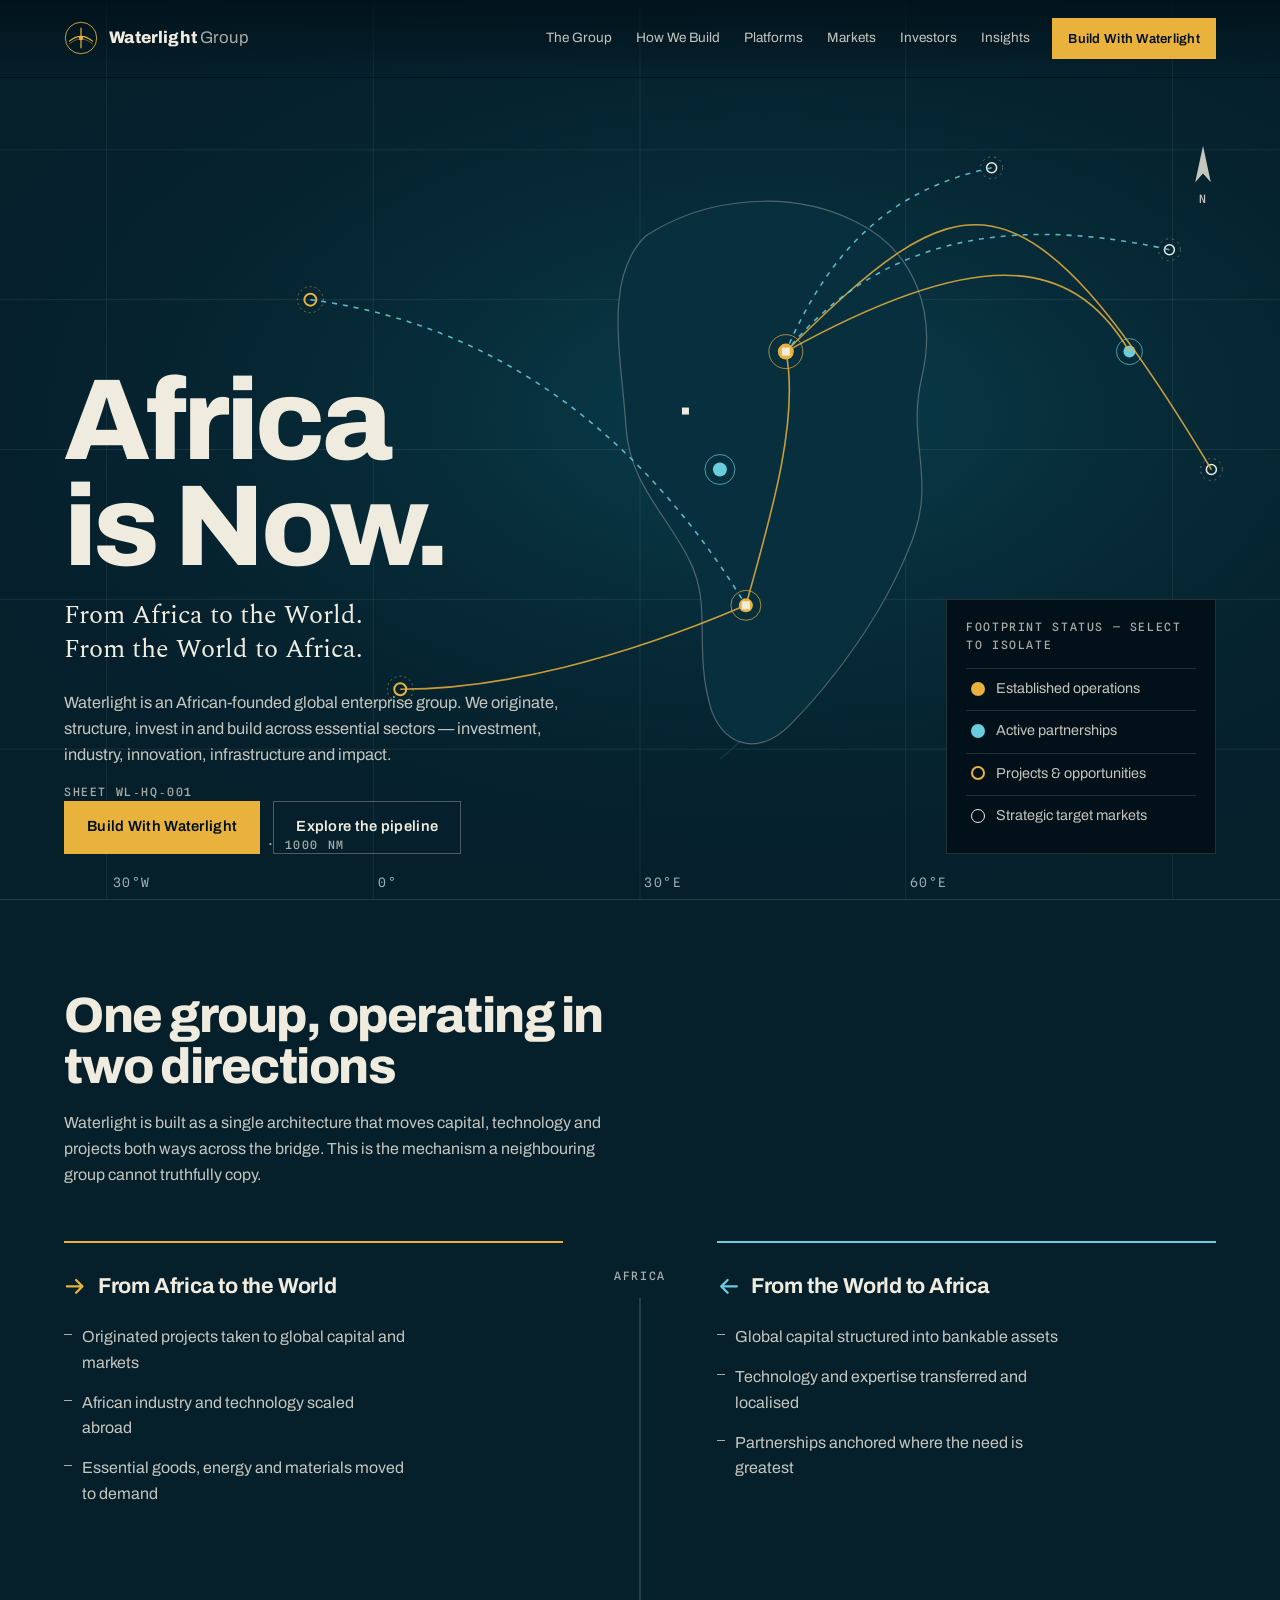
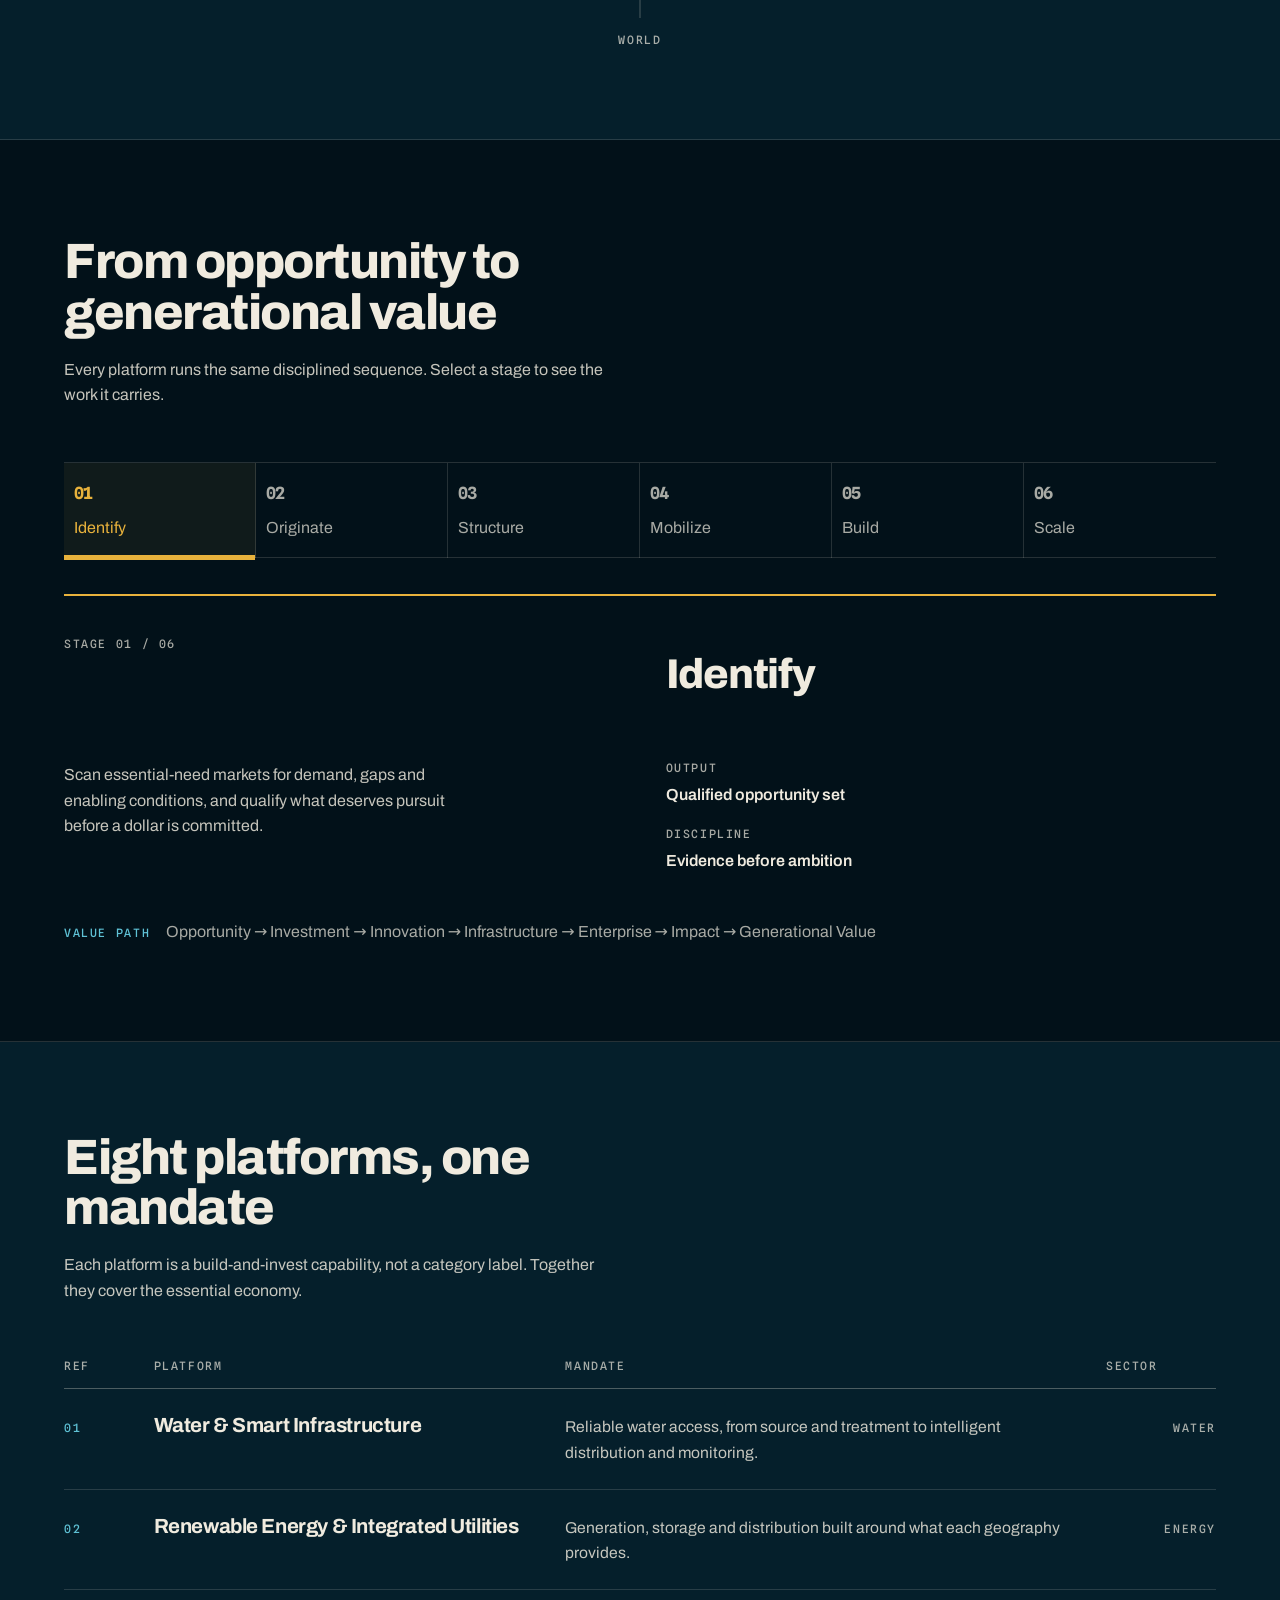
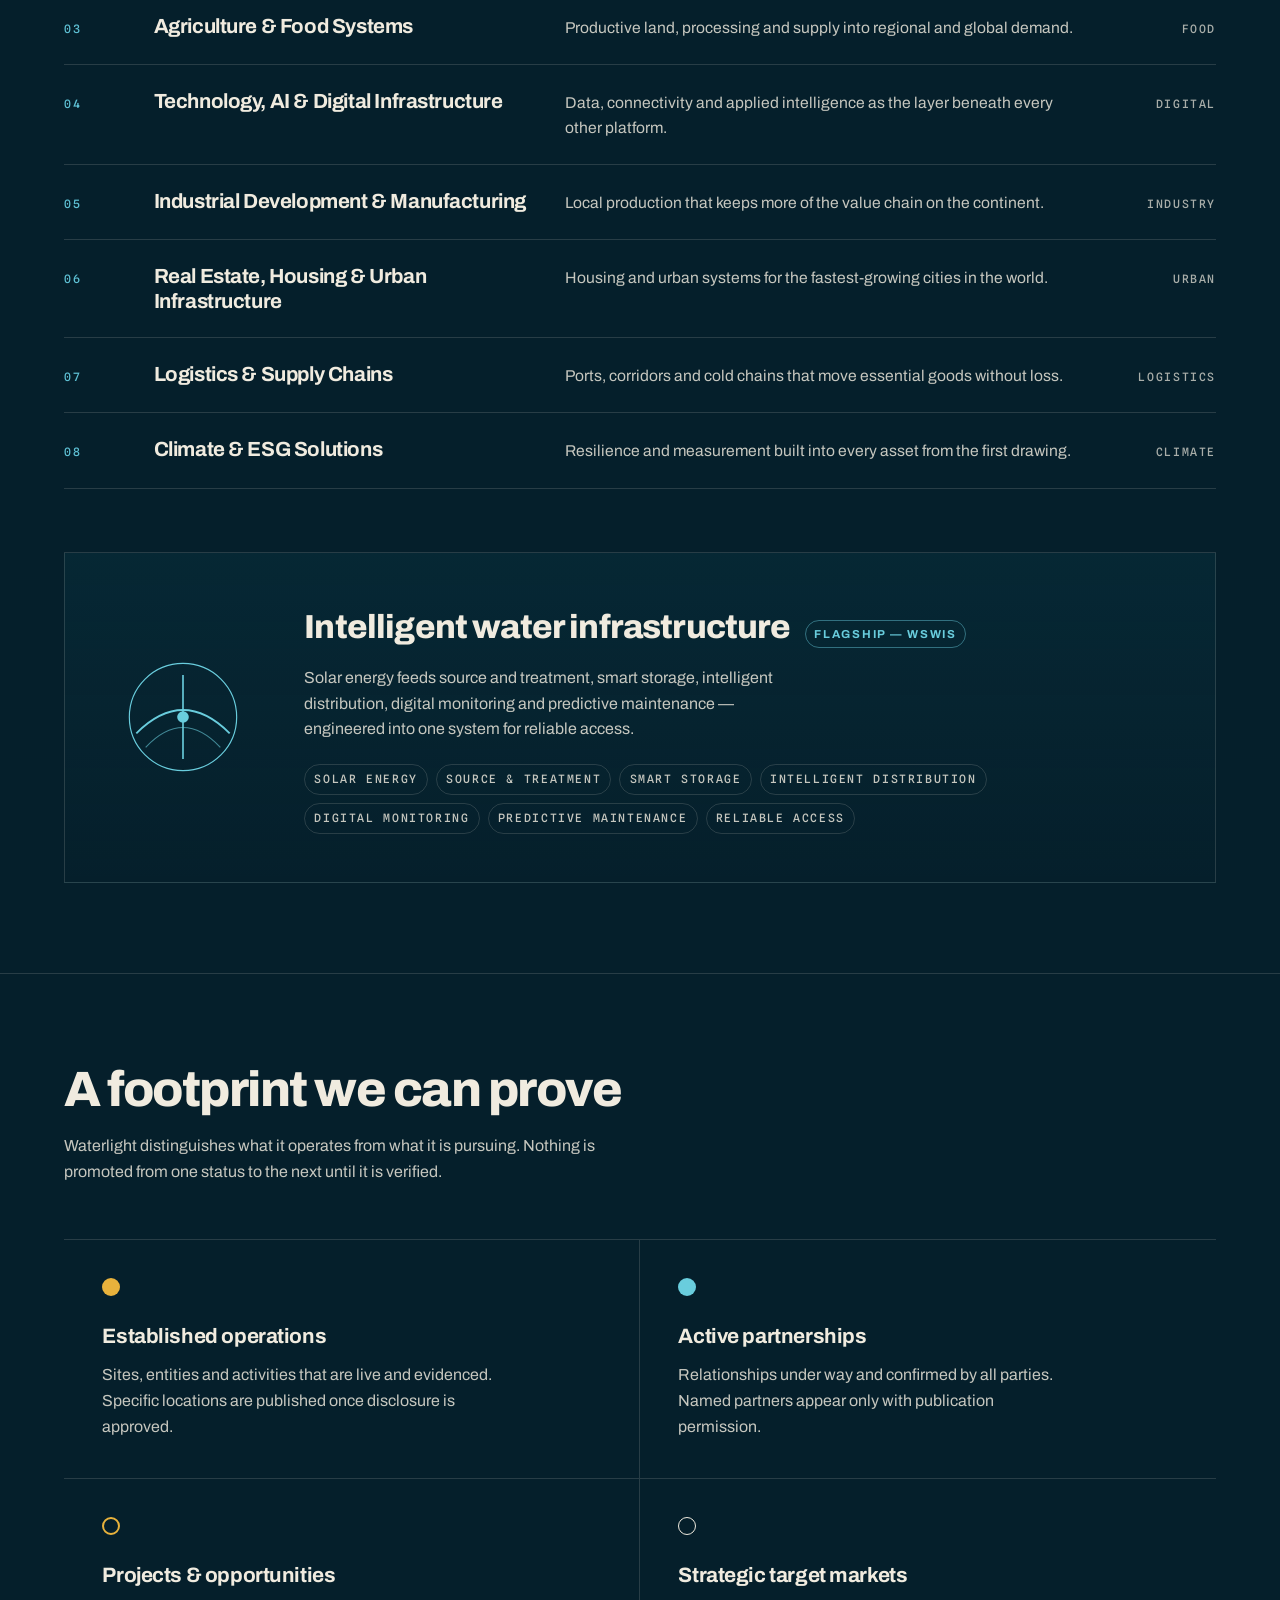
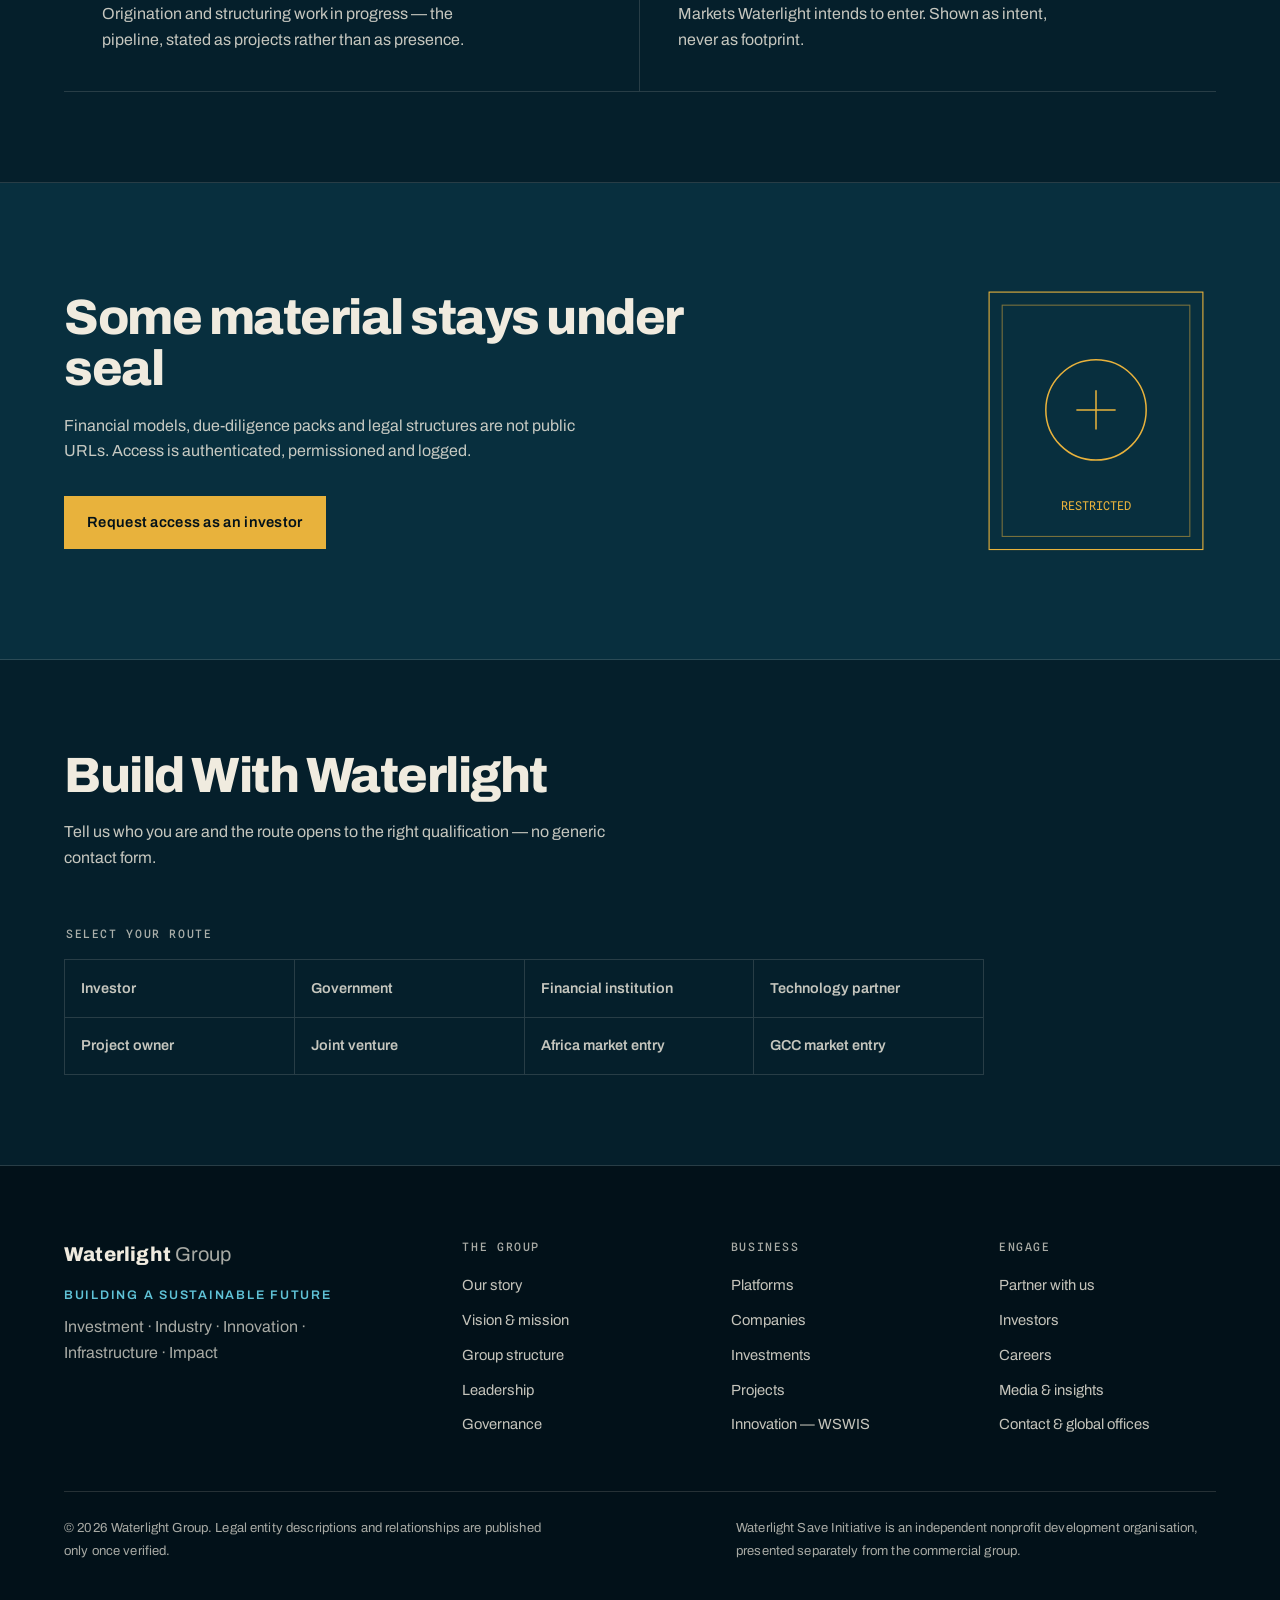
<file: index.html>
<!doctype html>
<html lang="en">
<head>
<meta charset="utf-8">
<meta name="viewport" content="width=device-width, initial-scale=1">
<title>Waterlight Group — From Africa to the World. From the World to Africa.</title>
<meta name="description" content="Waterlight Group is an African-founded global enterprise group that originates, structures, invests in and builds across essential sectors — investment, industry, innovation, infrastructure and impact.">
<link rel="stylesheet" href="assets/css/main.css">
<script type="module" src="assets/js/main.js"></script>
</head>
<body>
<a class="skip" href="#main">Skip to content</a>

<header class="site-header" id="top">
  <a class="brand" href="#top" aria-label="Waterlight Group — home">
    <svg class="mark" viewBox="0 0 40 40" aria-hidden="true">
      <circle cx="20" cy="20" r="18.5" fill="none" stroke="currentColor" stroke-width="1"/>
      <path d="M6 24 Q20 12 34 24" fill="none" stroke="currentColor" stroke-width="1.4"/>
      <path d="M6 27 Q20 15 34 27" fill="none" stroke="currentColor" stroke-width="1" opacity=".55"/>
      <line x1="20" y1="8" x2="20" y2="32" stroke="currentColor" stroke-width="1.4"/>
      <circle cx="20" cy="20" r="2.6" fill="currentColor"/>
    </svg>
    <span class="brand-name">Waterlight<em>Group</em></span>
  </a>

  <nav class="site-nav" aria-label="Primary">
    <a href="#flow">The Group</a>
    <a href="#pipeline">How We Build</a>
    <a href="#platforms">Platforms</a>
    <a href="#footprint">Markets</a>
    <a href="#restricted">Investors</a>
    <a href="#insights">Insights</a>
  </nav>

  <a class="btn btn-primary header-cta" href="#build">Build With Waterlight</a>

  <button class="nav-toggle" aria-expanded="false" aria-controls="site-nav-mobile">
    <span></span><span></span>
    <span class="sr-only">Menu</span>
  </button>
</header>

<main id="main">

  <!-- FIRST VIEWPORT: the live bridge chart -->
  <section class="hero" aria-labelledby="hero-title">
    <div class="chart" aria-hidden="true">
      <svg class="chart-svg" viewBox="0 0 1600 900" preserveAspectRatio="xMidYMid slice" role="presentation">
        <defs>
          <radialGradient id="glow" cx="58%" cy="46%" r="60%">
            <stop offset="0%" stop-color="#0e5a6b" stop-opacity=".55"/>
            <stop offset="100%" stop-color="#051f2b" stop-opacity="0"/>
          </radialGradient>
          <marker id="arrow-amber" viewBox="0 0 10 10" refX="8" refY="5" markerWidth="6" markerHeight="6" orient="auto-start-reverse">
            <path d="M0 0 L10 5 L0 10 z" fill="#e8b23c"/>
          </marker>
        </defs>

        <rect width="1600" height="900" fill="#051f2b"/>
        <rect width="1600" height="900" fill="url(#glow)"/>

        <!-- graticule -->
        <g class="graticule">
          <path d="M0 150 H1600 M0 300 H1600 M0 450 H1600 M0 600 H1600 M0 750 H1600"/>
          <path d="M266 0 V900 M533 0 V900 M800 0 V900 M1066 0 V900 M1333 0 V900"/>
        </g>

        <!-- graticule coordinates: chart furniture, not a claim of presence -->
        <g class="coords">
          <text x="20" y="144">60°N</text>
          <text x="20" y="294">30°N</text>
          <text x="20" y="444">0°</text>
          <text x="20" y="594">30°S</text>
          <text x="272" y="888">30°W</text>
          <text x="538" y="888">0°</text>
          <text x="804" y="888">30°E</text>
          <text x="1070" y="888">60°E</text>
        </g>

        <!-- isobaths suggesting depth off-shore Africa -->
        <g class="isobaths">
          <path d="M900 250 C1000 300 1040 420 1010 540 C985 640 930 720 880 760"/>
          <path d="M940 280 C1030 330 1060 430 1035 540 C1012 632 965 700 920 740"/>
          <path d="M980 315 C1055 360 1080 445 1058 540 C1038 615 998 675 960 712"/>
        </g>

        <!-- Africa mass (stylised) -->
        <path class="land" d="M806 236 C868 196 952 190 1016 222 C1074 250 1098 312 1082 378 C1066 446 1100 480 1068 552 C1042 616 994 682 950 726 C916 760 880 744 870 706 C854 648 872 606 850 562 C828 516 790 486 786 428 C782 360 762 278 806 236 Z"/>

        <!-- world nodes -->
        <g class="nodes">
          <g class="node" data-status="target"    transform="translate(1330,250)"><circle r="5"/><circle r="11" class="ring"/></g>
          <g class="node" data-status="target"    transform="translate(1372,470)"><circle r="5"/><circle r="11" class="ring"/></g>
          <g class="node" data-status="target"    transform="translate(1152,168)"><circle r="5"/><circle r="11" class="ring"/></g>
          <g class="node" data-status="active"    transform="translate(1290,352)"><circle r="6"/><circle r="13" class="ring"/></g>
          <g class="node" data-status="project"   transform="translate(560,690)"><circle r="6"/><circle r="13" class="ring"/></g>
          <g class="node" data-status="project"   transform="translate(470,300)"><circle r="6"/><circle r="13" class="ring"/></g>
          <g class="node" data-status="active"    transform="translate(880,470)"><circle r="7"/><circle r="15" class="ring"/></g>
          <g class="node" data-status="established" transform="translate(946,352)"><circle r="8"/><circle r="17" class="ring"/></g>
          <g class="node" data-status="established" transform="translate(906,606)"><circle r="7"/><circle r="15" class="ring"/></g>
        </g>

        <!-- routes: world -> africa (amber) and africa -> world (cyan) -->
        <g class="routes" fill="none">
          <path class="route out" data-status="target"  d="M946 352 C1130 250 1230 250 1290 352"/>
          <path class="route out" data-status="target"  d="M946 352 C1120 180 1180 150 1372 470" opacity=".7"/>
          <path class="route in"  data-status="active"  d="M1330 250 C1150 210 1030 250 946 352"/>
          <path class="route in"  data-status="active"  d="M1152 168 C1050 190 990 250 946 352"/>
          <path class="route out" data-status="project" d="M906 606 C780 660 660 690 560 690"/>
          <path class="route in"  data-status="project" d="M470 300 C620 320 780 400 906 606"/>
          <path class="route out" data-status="established" d="M946 352 C960 420 930 520 906 606"/>
        </g>

        <!-- port ticks -->
        <g class="ports">
          <rect x="942" y="348" width="8" height="8"/>
          <rect x="902" y="602" width="8" height="8"/>
          <rect x="842" y="408" width="7" height="7"/>
        </g>
      </svg>
    </div>

    <div class="chart-apparatus" aria-hidden="true">
      <span class="mono">SHEET&nbsp;WL‑HQ‑001</span>
      <span class="mono">6°27′N&nbsp;3°23′E</span>
      <div class="scalebar"><i></i><i></i><i></i><i></i><span class="mono">0&nbsp;·&nbsp;500&nbsp;·&nbsp;1000&nbsp;NM</span></div>
    </div>
    <div class="north" aria-hidden="true">
      <svg viewBox="0 0 30 46"><path d="M15 2 L24 44 L15 34 L6 44 Z"/></svg>
      <span class="mono">N</span>
    </div>

    <div class="hero-copy">
      <h1 id="hero-title" class="display">Africa <br>is&nbsp;Now.</h1>
      <p class="hero-bridge">From Africa to the World. From the World to Africa.</p>
      <p class="hero-lede">Waterlight is an African-founded global enterprise group. We originate, structure, invest in and build across essential sectors — investment, industry, innovation, infrastructure and impact.</p>
      <div class="hero-actions">
        <a class="btn btn-primary" href="#build">Build With Waterlight</a>
        <a class="btn btn-ghost" href="#pipeline">Explore the pipeline</a>
      </div>
    </div>

    <div class="legend" role="group" aria-label="Filter footprint by status">
      <span class="mono legend-title">FOOTPRINT STATUS — SELECT TO ISOLATE</span>
      <button class="legend-key" data-filter="established" aria-pressed="false">
        <span class="key key-established"></span>Established operations
      </button>
      <button class="legend-key" data-filter="active" aria-pressed="false">
        <span class="key key-active"></span>Active partnerships
      </button>
      <button class="legend-key" data-filter="project" aria-pressed="false">
        <span class="key key-project"></span>Projects &amp; opportunities
      </button>
      <button class="legend-key" data-filter="target" aria-pressed="false">
        <span class="key key-target"></span>Strategic target markets
      </button>
    </div>
  </section>

  <!-- THE OFFER: two directions -->
  <section class="flow" id="flow" aria-labelledby="flow-title">
    <div class="wrap">
      <h2 id="flow-title" class="section-title">One group, operating in two directions</h2>
      <p class="section-lede">Waterlight is built as a single architecture that moves capital, technology and projects both ways across the bridge. This is the mechanism a neighbouring group cannot truthfully copy.</p>

      <div class="flow-grid">
        <article class="flow-col">
          <h3 class="flow-head"><svg class="dir" viewBox="0 0 16 16" aria-hidden="true"><path d="M2 8h11M8.5 3.5L13 8l-4.5 4.5" fill="none" stroke="currentColor" stroke-width="1.6" stroke-linecap="round" stroke-linejoin="round"/></svg> From Africa to the World</h3>
          <ul class="flow-list">
            <li>Originated projects taken to global capital and markets</li>
            <li>African industry and technology scaled abroad</li>
            <li>Essential goods, energy and materials moved to demand</li>
          </ul>
        </article>
        <div class="flow-axis" aria-hidden="true">
          <span class="mono">AFRICA</span>
          <svg viewBox="0 0 40 320" preserveAspectRatio="none"><line x1="20" y1="0" x2="20" y2="320"/></svg>
          <span class="mono">WORLD</span>
        </div>
        <article class="flow-col">
          <h3 class="flow-head"><svg class="dir" viewBox="0 0 16 16" aria-hidden="true"><path d="M14 8H3M7.5 3.5L3 8l4.5 4.5" fill="none" stroke="currentColor" stroke-width="1.6" stroke-linecap="round" stroke-linejoin="round"/></svg> From the World to Africa</h3>
          <ul class="flow-list">
            <li>Global capital structured into bankable assets</li>
            <li>Technology and expertise transferred and localised</li>
            <li>Partnerships anchored where the need is greatest</li>
          </ul>
        </article>
      </div>
    </div>
  </section>

  <!-- THE MECHANISM: lifecycle -->
  <section class="pipeline" id="pipeline" aria-labelledby="pipeline-title">
    <div class="wrap">
      <h2 id="pipeline-title" class="section-title">From opportunity to generational value</h2>
      <p class="section-lede">Every platform runs the same disciplined sequence. Select a stage to see the work it carries.</p>

      <div class="pipeline-body">
        <ol class="stages" role="tablist" aria-label="Value-creation lifecycle">
          <li><button role="tab" id="stage-1" aria-controls="stage-panel" aria-selected="true" data-stage="1"><span class="mono">01</span>Identify</button></li>
          <li><button role="tab" id="stage-2" aria-controls="stage-panel" aria-selected="false" data-stage="2"><span class="mono">02</span>Originate</button></li>
          <li><button role="tab" id="stage-3" aria-controls="stage-panel" aria-selected="false" data-stage="3"><span class="mono">03</span>Structure</button></li>
          <li><button role="tab" id="stage-4" aria-controls="stage-panel" aria-selected="false" data-stage="4"><span class="mono">04</span>Mobilize</button></li>
          <li><button role="tab" id="stage-5" aria-controls="stage-panel" aria-selected="false" data-stage="5"><span class="mono">05</span>Build</button></li>
          <li><button role="tab" id="stage-6" aria-controls="stage-panel" aria-selected="false" data-stage="6"><span class="mono">06</span>Scale</button></li>
        </ol>
        <div class="stage-track" aria-hidden="true"><span class="stage-cursor"></span></div>

        <div class="stage-panel" id="stage-panel" role="tabpanel" aria-labelledby="stage-1" tabindex="0">
          <p class="stage-index mono" data-out="index">STAGE 01 / 06</p>
          <h3 class="stage-name" data-out="name">Identify</h3>
          <p class="stage-text" data-out="text">Scan essential-need markets for demand, gaps and enabling conditions, and qualify what deserves pursuit before a dollar is committed.</p>
          <dl class="stage-meta">
            <div><dt class="mono">OUTPUT</dt><dd data-out="output">Qualified opportunity set</dd></div>
            <div><dt class="mono">DISCIPLINE</dt><dd data-out="discipline">Evidence before ambition</dd></div>
          </dl>
        </div>

        <p class="lifecycle-note"><span class="mono">VALUE PATH</span> Opportunity → Investment → Innovation → Infrastructure → Enterprise → Impact → Generational Value</p>
      </div>
    </div>
  </section>

  <!-- PLATFORMS -->
  <section class="platforms" id="platforms" aria-labelledby="platforms-title">
    <div class="wrap">
      <h2 id="platforms-title" class="section-title">Eight platforms, one mandate</h2>
      <p class="section-lede">Each platform is a build-and-invest capability, not a category label. Together they cover the essential economy.</p>

      <div class="index-head mono" aria-hidden="true">
        <span>REF</span><span>PLATFORM</span><span>MANDATE</span><span>SECTOR</span>
      </div>
      <ol class="platform-index">
        <li class="platform-row">
          <span class="mono pref">01</span>
          <span class="pname">Water &amp; Smart Infrastructure</span>
          <span class="pmandate">Reliable water access, from source and treatment to intelligent distribution and monitoring.</span>
          <span class="psector mono">Water</span>
        </li>
        <li class="platform-row">
          <span class="mono pref">02</span>
          <span class="pname">Renewable Energy &amp; Integrated Utilities</span>
          <span class="pmandate">Generation, storage and distribution built around what each geography provides.</span>
          <span class="psector mono">Energy</span>
        </li>
        <li class="platform-row">
          <span class="mono pref">03</span>
          <span class="pname">Agriculture &amp; Food Systems</span>
          <span class="pmandate">Productive land, processing and supply into regional and global demand.</span>
          <span class="psector mono">Food</span>
        </li>
        <li class="platform-row">
          <span class="mono pref">04</span>
          <span class="pname">Technology, AI &amp; Digital Infrastructure</span>
          <span class="pmandate">Data, connectivity and applied intelligence as the layer beneath every other platform.</span>
          <span class="psector mono">Digital</span>
        </li>
        <li class="platform-row">
          <span class="mono pref">05</span>
          <span class="pname">Industrial Development &amp; Manufacturing</span>
          <span class="pmandate">Local production that keeps more of the value chain on the continent.</span>
          <span class="psector mono">Industry</span>
        </li>
        <li class="platform-row">
          <span class="mono pref">06</span>
          <span class="pname">Real Estate, Housing &amp; Urban Infrastructure</span>
          <span class="pmandate">Housing and urban systems for the fastest-growing cities in the world.</span>
          <span class="psector mono">Urban</span>
        </li>
        <li class="platform-row">
          <span class="mono pref">07</span>
          <span class="pname">Logistics &amp; Supply Chains</span>
          <span class="pmandate">Ports, corridors and cold chains that move essential goods without loss.</span>
          <span class="psector mono">Logistics</span>
        </li>
        <li class="platform-row">
          <span class="mono pref">08</span>
          <span class="pname">Climate &amp; ESG Solutions</span>
          <span class="pmandate">Resilience and measurement built into every asset from the first drawing.</span>
          <span class="psector mono">Climate</span>
        </li>
      </ol>

      <div class="flagship">
        <div class="flagship-mark" aria-hidden="true">
          <svg viewBox="0 0 120 120">
            <circle cx="60" cy="60" r="46" fill="none" stroke="currentColor" stroke-width="1"/>
            <path d="M20 74 Q60 34 100 74" fill="none" stroke="currentColor" stroke-width="1.6"/>
            <path d="M28 86 Q60 52 92 86" fill="none" stroke="currentColor" stroke-width="1" opacity=".6"/>
            <line x1="60" y1="24" x2="60" y2="96" stroke="currentColor" stroke-width="1.4"/>
            <circle cx="60" cy="60" r="5" fill="currentColor"/>
          </svg>
        </div>
        <div class="flagship-copy">
          <div class="flagship-head">
            <h3>Intelligent water infrastructure</h3>
            <span class="tag">Flagship — WSWIS</span>
          </div>
          <p>Solar energy feeds source and treatment, smart storage, intelligent distribution, digital monitoring and predictive maintenance — engineered into one system for reliable access.</p>
          <ol class="wswis-chain" aria-label="WSWIS system chain">
            <li class="mono">Solar energy</li>
            <li class="mono">Source &amp; treatment</li>
            <li class="mono">Smart storage</li>
            <li class="mono">Intelligent distribution</li>
            <li class="mono">Digital monitoring</li>
            <li class="mono">Predictive maintenance</li>
            <li class="mono">Reliable access</li>
          </ol>
        </div>
      </div>
    </div>
  </section>

  <!-- FOOTPRINT -->
  <section class="footprint" id="footprint" aria-labelledby="footprint-title">
    <div class="wrap">
      <h2 id="footprint-title" class="section-title">A footprint we can prove</h2>
      <p class="section-lede">Waterlight distinguishes what it operates from what it is pursuing. Nothing is promoted from one status to the next until it is verified.</p>

      <ol class="status-list">
        <li class="status-item" data-status="established">
          <span class="key key-established" aria-hidden="true"></span>
          <h3>Established operations</h3>
          <p>Sites, entities and activities that are live and evidenced. Specific locations are published once disclosure is approved.</p>
        </li>
        <li class="status-item" data-status="active">
          <span class="key key-active" aria-hidden="true"></span>
          <h3>Active partnerships</h3>
          <p>Relationships under way and confirmed by all parties. Named partners appear only with publication permission.</p>
        </li>
        <li class="status-item" data-status="project">
          <span class="key key-project" aria-hidden="true"></span>
          <h3>Projects &amp; opportunities</h3>
          <p>Origination and structuring work in progress — the pipeline, stated as projects rather than as presence.</p>
        </li>
        <li class="status-item" data-status="target">
          <span class="key key-target" aria-hidden="true"></span>
          <h3>Strategic target markets</h3>
          <p>Markets Waterlight intends to enter. Shown as intent, never as footprint.</p>
        </li>
      </ol>
    </div>
  </section>

  <!-- RESTRICTED / DATA ROOM -->
  <section class="restricted" id="restricted" aria-labelledby="restricted-title">
    <div class="wrap restricted-wrap">
      <div class="restricted-copy">
        <h2 id="restricted-title" class="section-title">Some material stays under seal</h2>
        <p class="section-lede">Financial models, due-diligence packs and legal structures are not public URLs. Access is authenticated, permissioned and logged.</p>
        <a class="btn btn-primary" href="#build">Request access as an investor</a>
      </div>
      <div class="seal" aria-hidden="true">
        <svg viewBox="0 0 220 260">
          <rect x="12" y="12" width="196" height="236" fill="none" stroke="currentColor" stroke-width="1"/>
          <rect x="24" y="24" width="172" height="212" fill="none" stroke="currentColor" stroke-width="1" opacity=".5"/>
          <circle cx="110" cy="120" r="46" fill="none" stroke="currentColor" stroke-width="1.4"/>
          <path d="M92 120 h36 M110 102 v36" stroke="currentColor" stroke-width="1.4"/>
          <text x="110" y="212" text-anchor="middle" font-family="var(--mono)" font-size="11" fill="currentColor">RESTRICTED</text>
        </svg>
      </div>
    </div>
  </section>

  <!-- BUILD WITH WATERLIGHT -->
  <section class="build" id="build" aria-labelledby="build-title">
    <div class="wrap">
      <h2 id="build-title" class="section-title">Build With Waterlight</h2>
      <p class="section-lede">Tell us who you are and the route opens to the right qualification — no generic contact form.</p>

      <form class="route-form" novalidate>
        <fieldset class="route-roles">
          <legend class="mono">SELECT YOUR ROUTE</legend>
          <div class="role-grid">
            <label class="role"><input type="radio" name="route" value="investor"><span>Investor</span></label>
            <label class="role"><input type="radio" name="route" value="government"><span>Government</span></label>
            <label class="role"><input type="radio" name="route" value="fi"><span>Financial institution</span></label>
            <label class="role"><input type="radio" name="route" value="technology"><span>Technology partner</span></label>
            <label class="role"><input type="radio" name="route" value="owner"><span>Project owner</span></label>
            <label class="role"><input type="radio" name="route" value="jv"><span>Joint venture</span></label>
            <label class="role"><input type="radio" name="route" value="africa"><span>Africa market entry</span></label>
            <label class="role"><input type="radio" name="route" value="gcc"><span>GCC market entry</span></label>
          </div>
        </fieldset>

        <div class="route-fields" data-route-fields hidden>
          <p class="route-hint" data-out="hint"></p>

          <div class="field-grid">
            <label class="field"><span>Name</span><input type="text" name="name" autocomplete="name" required></label>
            <label class="field"><span>Organisation</span><input type="text" name="org" autocomplete="organization" required></label>
            <label class="field"><span>Email</span><input type="email" name="email" autocomplete="email" required></label>
            <label class="field"><span>Market focus</span><input type="text" name="market"></label>
          </div>

          <div class="route-specific"></div>

          <label class="field field-wide"><span>What are you looking to build or place?</span><textarea name="brief" rows="3" required></textarea></label>

          <div class="form-actions">
            <button class="btn btn-primary" type="submit">Send route request</button>
            <span class="form-status" role="status" aria-live="polite"></span>
          </div>
          <p class="route-footnote fine">Preview build — submission routes are connected to the group CRM at deployment.</p>
        </div>
      </form>
    </div>
  </section>

</main>

<footer class="site-footer" id="insights">
  <div class="wrap footer-grid">
    <div class="footer-brand">
      <span class="brand-name">Waterlight<em>Group</em></span>
      <p class="footer-tag">Building a sustainable future</p>
      <p class="footer-lede">Investment · Industry · Innovation · Infrastructure · Impact</p>
    </div>

    <nav class="footer-col" aria-label="The group">
      <h3 class="mono">THE GROUP</h3>
      <a href="#flow">Our story</a>
      <a href="#flow">Vision &amp; mission</a>
      <a href="#platforms">Group structure</a>
      <a href="#footprint">Leadership</a>
      <a href="#footprint">Governance</a>
    </nav>
    <nav class="footer-col" aria-label="Business">
      <h3 class="mono">BUSINESS</h3>
      <a href="#platforms">Platforms</a>
      <a href="#platforms">Companies</a>
      <a href="#pipeline">Investments</a>
      <a href="#pipeline">Projects</a>
      <a href="#platforms">Innovation — WSWIS</a>
    </nav>
    <nav class="footer-col" aria-label="Engage">
      <h3 class="mono">ENGAGE</h3>
      <a href="#build">Partner with us</a>
      <a href="#build">Investors</a>
      <a href="#build">Careers</a>
      <a href="#build">Media &amp; insights</a>
      <a href="#build">Contact &amp; global offices</a>
    </nav>
  </div>

  <div class="wrap footer-base">
    <p class="fine">© <span data-year></span> Waterlight Group. Legal entity descriptions and relationships are published only once verified.</p>
    <p class="fine nonprofit-note">Waterlight Save Initiative is an independent nonprofit development organisation, presented separately from the commercial group.</p>
  </div>
</footer>

</body>
</html>
</file>
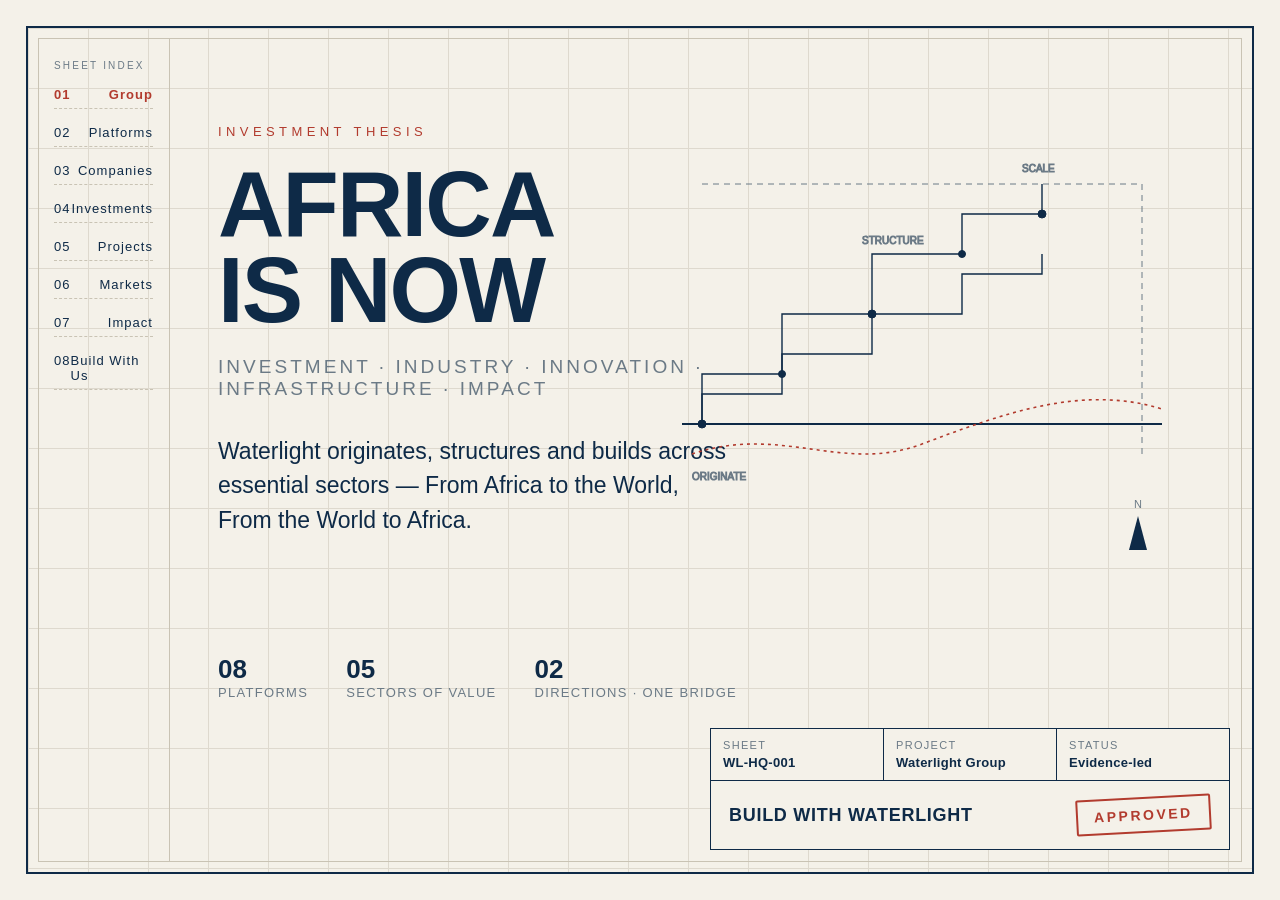
<file: .impeccable/mocks/decision/assigned.html>
<!doctype html>
<html lang="en">
<head>
<meta charset="utf-8">
<meta name="viewport" content="width=device-width, initial-scale=1">
<title>Waterlight — The Drawing Set</title>
<style>
  :root{
    --paper:#f4f1e9; --ink:#0e2a47; --red:#b23b2e; --graphite:#6b7a86; --line:#c9c3b4;
  }
  *{box-sizing:border-box;margin:0;padding:0}
  html,body{width:1440px;height:900px;overflow:hidden}
  body{
    background:var(--paper); color:var(--ink);
    font-family:"Helvetica Neue",Arial,sans-serif;
    -webkit-font-smoothing:antialiased;
  }
  .sheet{
    position:absolute; inset:26px; border:2px solid var(--ink);
    background:
      linear-gradient(var(--paper),var(--paper));
  }
  .frame{position:absolute; inset:10px; border:1px solid var(--line)}
  .grid{position:absolute; inset:0; opacity:.5; pointer-events:none;
    background-image:linear-gradient(var(--line) 1px,transparent 1px),linear-gradient(90deg,var(--line) 1px,transparent 1px);
    background-size:60px 60px;
  }
  .rail{
    position:absolute; left:10px; top:10px; bottom:10px; width:132px;
    border-right:1px solid var(--line); padding:22px 16px;
    display:flex; flex-direction:column; gap:10px;
    font-size:13px; letter-spacing:.08em;
  }
  .rail .tag{font-size:10px;color:var(--graphite);letter-spacing:.22em}
  .rail .row{display:flex;justify-content:space-between;padding:6px 0;border-bottom:1px dashed var(--line)}
  .rail .row.active{color:var(--red);font-weight:700}
  .title{
    position:absolute; left:190px; top:96px; width:560px;
  }
  .kicker{font-size:13px;letter-spacing:.34em;color:var(--red);margin-bottom:22px}
  .title h1{font-size:92px;line-height:.94;letter-spacing:-.02em;font-weight:800}
  .title .descriptor{margin-top:22px;font-size:19px;color:var(--graphite);letter-spacing:.16em}
  .title .bridge{margin-top:34px;font-size:23px;line-height:1.5;max-width:520px}
  .drawing{position:absolute; right:70px; top:96px; width:520px; height:360px}
  svg{width:100%;height:100%}
  .dims{position:absolute;left:190px;bottom:172px;display:flex;gap:38px;font-size:13px;color:var(--graphite);letter-spacing:.1em}
  .dims b{display:block;font-size:26px;color:var(--ink);font-weight:700;letter-spacing:0}
  .titleblock{
    position:absolute; right:22px; bottom:22px; width:520px;
    border:1px solid var(--ink); background:var(--paper);
  }
  .tb-top{display:flex;border-bottom:1px solid var(--ink)}
  .tb-cell{flex:1;padding:10px 12px;font-size:11px;color:var(--graphite);letter-spacing:.12em;border-right:1px solid var(--ink)}
  .tb-cell:last-child{border-right:0}
  .tb-cell b{display:block;color:var(--ink);font-size:13px;letter-spacing:.02em;margin-top:4px}
  .cta{
    display:flex;align-items:center;justify-content:space-between;
    padding:16px 18px;
  }
  .cta .label{font-size:18px;font-weight:700;letter-spacing:.04em}
  .stamp{
    border:2px solid var(--red); color:var(--red); padding:8px 16px;
    font-size:14px;font-weight:700;letter-spacing:.18em; transform:rotate(-3deg);
    border-radius:2px;
  }
  .north{position:absolute;right:92px;top:470px;width:44px;text-align:center;font-size:11px;color:var(--graphite)}
  .north .arrow{width:0;height:0;border-left:9px solid transparent;border-right:9px solid transparent;border-bottom:34px solid var(--ink);margin:6px auto 0}
</style>
</head>
<body>
  <div class="sheet">
    <div class="grid"></div>
    <div class="frame"></div>

    <nav class="rail">
      <div class="tag">SHEET INDEX</div>
      <div class="row active"><span>01</span><span>Group</span></div>
      <div class="row"><span>02</span><span>Platforms</span></div>
      <div class="row"><span>03</span><span>Companies</span></div>
      <div class="row"><span>04</span><span>Investments</span></div>
      <div class="row"><span>05</span><span>Projects</span></div>
      <div class="row"><span>06</span><span>Markets</span></div>
      <div class="row"><span>07</span><span>Impact</span></div>
      <div class="row"><span>08</span><span>Build With Us</span></div>
    </nav>

    <div class="title">
      <div class="kicker">INVESTMENT THESIS</div>
      <h1>AFRICA<br>IS NOW</h1>
      <div class="descriptor">INVESTMENT · INDUSTRY · INNOVATION · INFRASTRUCTURE · IMPACT</div>
      <div class="bridge">Waterlight originates, structures and builds across essential sectors — From Africa to the World, From the World to Africa.</div>
    </div>

    <div class="drawing">
      <svg viewBox="0 0 520 360" fill="none" stroke="#0e2a47">
        <line x1="20" y1="300" x2="500" y2="300" stroke-width="2"/>
        <g stroke-width="1.4">
          <path d="M40 300 L40 250 L120 250 L120 190 L210 190 L210 130 L300 130 L300 90 L380 90 L380 60"/>
          <path d="M40 300 L40 270 L120 270 L120 230 L210 230 L210 190 L300 190 L300 150 L380 150 L380 130"/>
        </g>
        <g stroke="#6b7a86" stroke-width="1" stroke-dasharray="6 5">
          <path d="M40 60 L480 60"/><path d="M480 60 L480 330"/>
        </g>
        <g stroke="#b23b2e" stroke-width="1.6">
          <path d="M30 330 C120 300 180 350 260 320 S420 260 500 285" stroke-dasharray="3 4"/>
        </g>
        <g fill="#0e2a47">
          <circle cx="40" cy="300" r="4"/><circle cx="210" cy="190" r="4"/><circle cx="380" cy="90" r="4"/>
          <circle cx="120" cy="250" r="3.5"/><circle cx="300" cy="130" r="3.5"/>
        </g>
        <g stroke="#6b7a86" stroke-width="1" font-family="Arial" font-size="10" fill="#6b7a86" stroke="none">
          <text x="30" y="356">ORIGINATE</text>
          <text x="200" y="120">STRUCTURE</text>
          <text x="360" y="48">SCALE</text>
        </g>
      </svg>
    </div>
    <div class="north"><div>N</div><div class="arrow"></div></div>

    <div class="dims">
      <div><b>08</b>PLATFORMS</div>
      <div><b>05</b>SECTORS OF VALUE</div>
      <div><b>02</b>DIRECTIONS · ONE BRIDGE</div>
    </div>

    <div class="titleblock">
      <div class="tb-top">
        <div class="tb-cell">SHEET<b>WL-HQ-001</b></div>
        <div class="tb-cell">PROJECT<b>Waterlight Group</b></div>
        <div class="tb-cell">STATUS<b>Evidence-led</b></div>
      </div>
      <div class="cta">
        <span class="label">BUILD WITH WATERLIGHT</span>
        <span class="stamp">APPROVED</span>
      </div>
    </div>
  </div>
</body>
</html>
</file>
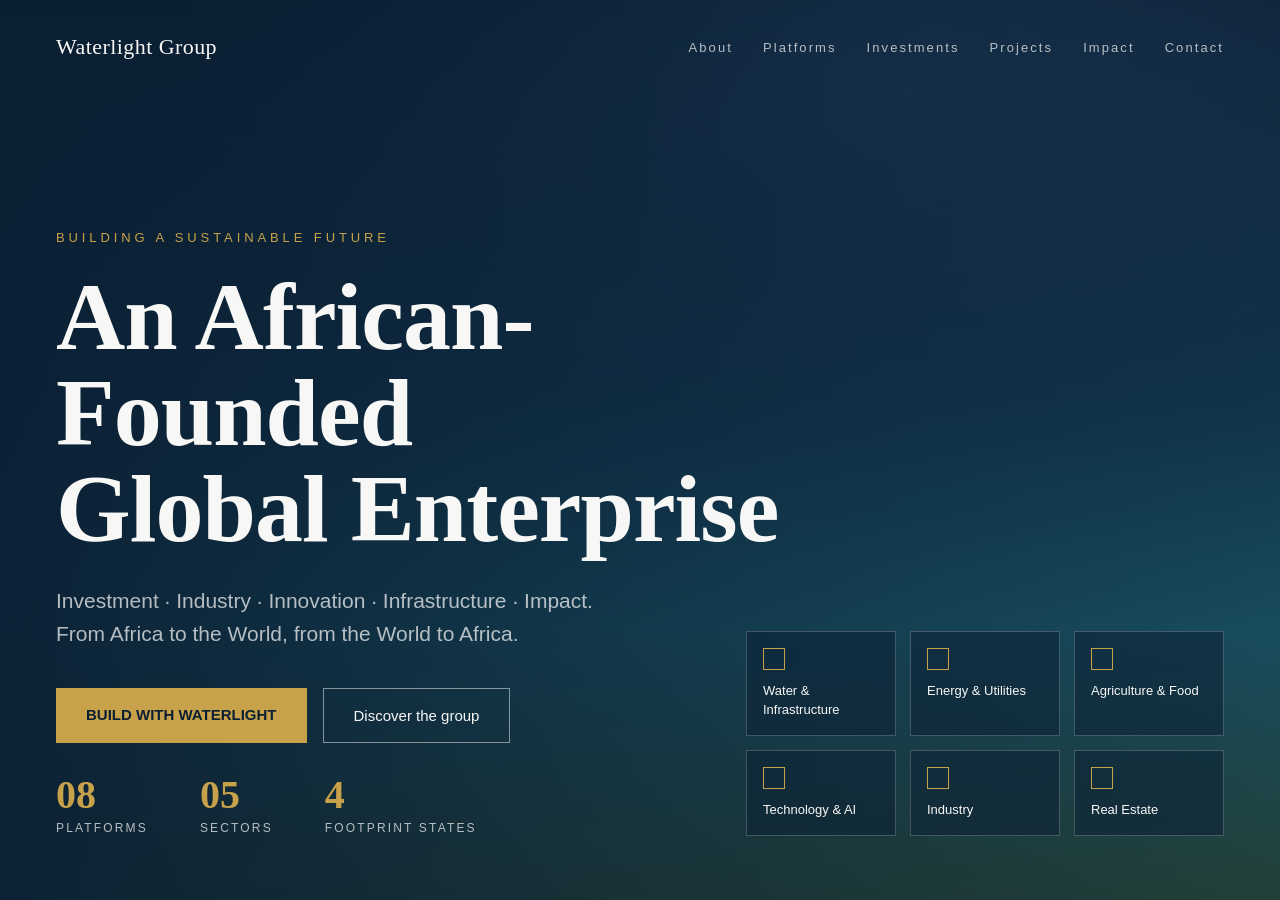
<file: .impeccable/mocks/decision/canon.html>
<!doctype html>
<html lang="en">
<head>
<meta charset="utf-8">
<meta name="viewport" content="width=device-width, initial-scale=1">
<title>Waterlight — Category Standard</title>
<style>
  :root{--navy:#0b1f33;--gold:#c8a24a;--white:#f7f7f5;--muted:rgba(247,247,245,.72)}
  *{box-sizing:border-box;margin:0;padding:0}
  html,body{width:1440px;height:900px;overflow:hidden}
  body{background:var(--navy);color:var(--white);font-family:Georgia,"Times New Roman",serif}
  .photo{position:absolute;inset:0;background:
    radial-gradient(1200px 600px at 70% 10%,rgba(30,60,90,.9),transparent 60%),
    linear-gradient(180deg,#0b1f33 0%,#123a52 45%,#1c5a6b 70%,#2a4a3a 100%);opacity:.9}
  .overlay{position:absolute;inset:0;background:linear-gradient(90deg,rgba(11,31,51,.94) 0%,rgba(11,31,51,.55) 45%,rgba(11,31,51,.15) 100%)}
  .nav{position:absolute;top:0;left:0;right:0;display:flex;justify-content:space-between;align-items:center;padding:34px 56px;font-family:Arial,sans-serif;font-size:13px;letter-spacing:.16em;z-index:3}
  .nav .brand{font-family:Georgia,serif;font-size:22px;letter-spacing:.02em}
  .nav ul{display:flex;gap:30px;list-style:none;color:var(--muted)}
  .hero{position:absolute;left:56px;top:230px;width:760px;z-index:3}
  .hero .kicker{font-family:Arial,sans-serif;font-size:13px;letter-spacing:.3em;color:var(--gold);margin-bottom:24px}
  .hero h1{font-size:96px;line-height:1.0;font-weight:700;letter-spacing:-.01em}
  .hero p{margin-top:28px;font-family:Arial,sans-serif;font-size:21px;line-height:1.55;color:var(--muted);max-width:560px}
  .buttons{margin-top:38px;display:flex;gap:16px;font-family:Arial,sans-serif}
  .buttons .a{background:var(--gold);color:#0b1f33;font-weight:700;padding:18px 30px;font-size:15px}
  .buttons .b{border:1px solid rgba(247,247,245,.5);padding:18px 30px;font-size:15px;color:var(--white)}
  .stats{position:absolute;left:56px;bottom:64px;display:flex;gap:52px;z-index:3;font-family:Arial,sans-serif}
  .stats div b{display:block;font-family:Georgia,serif;font-size:40px;color:var(--gold)}
  .stats div span{font-size:12px;letter-spacing:.18em;color:var(--muted)}
  .cards{position:absolute;right:56px;bottom:64px;display:grid;grid-template-columns:repeat(3,150px);gap:14px;z-index:3;font-family:Arial,sans-serif}
  .cards .c{border:1px solid rgba(247,247,245,.22);background:rgba(11,31,51,.55);padding:16px;font-size:13px;line-height:1.4}
  .cards .c .ic{width:22px;height:22px;border:1px solid var(--gold);margin-bottom:12px}
</style>
</head>
<body>
  <div class="photo"></div><div class="overlay"></div>
  <nav class="nav">
    <div class="brand">Waterlight Group</div>
    <ul><li>About</li><li>Platforms</li><li>Investments</li><li>Projects</li><li>Impact</li><li>Contact</li></ul>
  </nav>
  <div class="hero">
    <div class="kicker">BUILDING A SUSTAINABLE FUTURE</div>
    <h1>An African-Founded<br>Global Enterprise</h1>
    <p>Investment · Industry · Innovation · Infrastructure · Impact. From Africa to the World, from the World to Africa.</p>
    <div class="buttons">
      <span class="a">BUILD WITH WATERLIGHT</span>
      <span class="b">Discover the group</span>
    </div>
  </div>
  <div class="stats">
    <div><b>08</b><span>PLATFORMS</span></div>
    <div><b>05</b><span>SECTORS</span></div>
    <div><b>4</b><span>FOOTPRINT STATES</span></div>
  </div>
  <div class="cards">
    <div class="c"><div class="ic"></div>Water &amp; Infrastructure</div>
    <div class="c"><div class="ic"></div>Energy &amp; Utilities</div>
    <div class="c"><div class="ic"></div>Agriculture &amp; Food</div>
    <div class="c"><div class="ic"></div>Technology &amp; AI</div>
    <div class="c"><div class="ic"></div>Industry</div>
    <div class="c"><div class="ic"></div>Real Estate</div>
  </div>
</body>
</html>
</file>
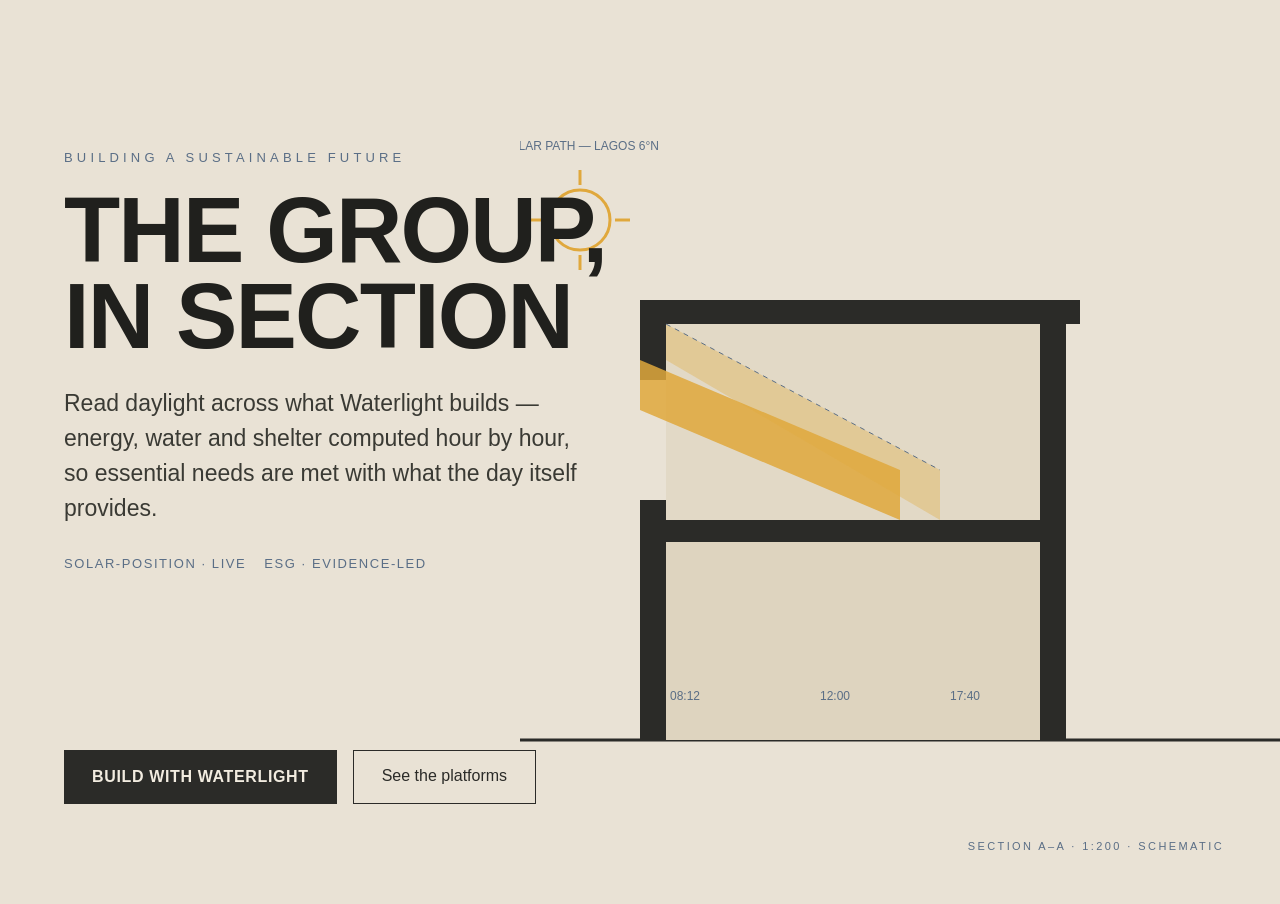
<file: .impeccable/mocks/decision/challenger-daylight-section.html>
<!doctype html>
<html lang="en">
<head>
<meta charset="utf-8">
<meta name="viewport" content="width=device-width, initial-scale=1">
<title>Waterlight — The Daylight Section</title>
<style>
  :root{--lime:#e9e2d5;--poche:#2b2b28;--sun:#e0a83c;--shade:#5a6e86;--ink:#20201d}
  *{box-sizing:border-box;margin:0;padding:0}
  html,body{width:1440px;height:900px;overflow:hidden}
  body{background:var(--lime);color:var(--ink);font-family:"Helvetica Neue",Arial,sans-serif}
  .section{position:absolute;right:0;top:0;width:760px;height:900px}
  .copy{position:absolute;left:64px;top:150px;width:560px;z-index:3}
  .copy .kicker{font-size:13px;letter-spacing:.32em;color:var(--shade);margin-bottom:22px}
  .copy h1{font-size:92px;line-height:.94;font-weight:800;letter-spacing:-.02em}
  .copy p{margin-top:26px;font-size:23px;line-height:1.52;max-width:520px;color:#3a3a34}
  .copy .stamps{margin-top:30px;display:flex;gap:18px;font-size:13px;letter-spacing:.12em;color:var(--shade)}
  .cta{position:absolute;left:64px;bottom:96px;display:flex;gap:16px;z-index:4}
  .cta .a{background:var(--poche);color:#f2ece0;font-weight:700;padding:18px 28px;font-size:16px;letter-spacing:.04em}
  .cta .b{border:1.5px solid var(--poche);color:var(--poche);padding:16px 28px;font-size:16px}
  .scale{position:absolute;right:56px;bottom:48px;font-size:11px;letter-spacing:.22em;color:var(--shade)}
</style>
</head>
<body>
  <div class="section">
    <svg viewBox="0 0 760 900" width="760" height="900" preserveAspectRatio="none">
      <rect width="760" height="900" fill="#e9e2d5"/>
      <!-- ground line and building section -->
      <line x1="0" y1="740" x2="760" y2="740" stroke="#2b2b28" stroke-width="3"/>
      <!-- solid poche: walls -->
      <g fill="#2b2b28">
        <rect x="120" y="300" width="26" height="440"/>
        <rect x="120" y="300" width="440" height="24"/>
        <rect x="520" y="300" width="26" height="440"/>
        <rect x="120" y="520" width="426" height="22"/>
      </g>
      <!-- section interiors -->
      <rect x="146" y="324" width="374" height="196" fill="#e2d9c6"/>
      <rect x="146" y="542" width="374" height="198" fill="#ded4bf"/>
      <!-- windows/voids in wall -->
      <rect x="120" y="380" width="26" height="120" fill="#e9e2d5"/>
      <!-- sunbeam band -->
      <polygon points="120,360 380,470 380,520 120,410" fill="#e0a83c" opacity=".85"/>
      <polygon points="146,324 420,470 420,520 146,360" fill="#e0a83c" opacity=".35"/>
      <!-- sun icon + angle -->
      <circle cx="60" cy="220" r="30" fill="none" stroke="#e0a83c" stroke-width="3"/>
      <g stroke="#e0a83c" stroke-width="3">
        <line x1="60" y1="170" x2="60" y2="185"/><line x1="60" y1="255" x2="60" y2="270"/>
        <line x1="10" y1="220" x2="25" y2="220"/><line x1="95" y1="220" x2="110" y2="220"/>
      </g>
      <path d="M146 324 L420 470" stroke="#5a6e86" stroke-width="1" stroke-dasharray="5 5"/>
      <g font-family="Arial" font-size="12" fill="#5a6e86">
        <text x="150" y="700">08:12</text><text x="300" y="700">12:00</text><text x="430" y="700">17:40</text>
        <text x="60" y="150" text-anchor="middle">SOLAR PATH — LAGOS 6°N</text>
      </g>
    </svg>
  </div>

  <div class="copy">
    <div class="kicker">BUILDING A SUSTAINABLE FUTURE</div>
    <h1>THE GROUP,<br>IN SECTION</h1>
    <p>Read daylight across what Waterlight builds — energy, water and shelter computed hour by hour, so essential needs are met with what the day itself provides.</p>
    <div class="stamps"><span>SOLAR-POSITION · LIVE</span><span>ESG · EVIDENCE-LED</span></div>
  </div>

  <div class="cta">
    <span class="a">BUILD WITH WATERLIGHT</span>
    <span class="b">See the platforms</span>
  </div>
  <div class="scale">SECTION A–A · 1:200 · SCHEMATIC</div>
</body>
</html>
</file>
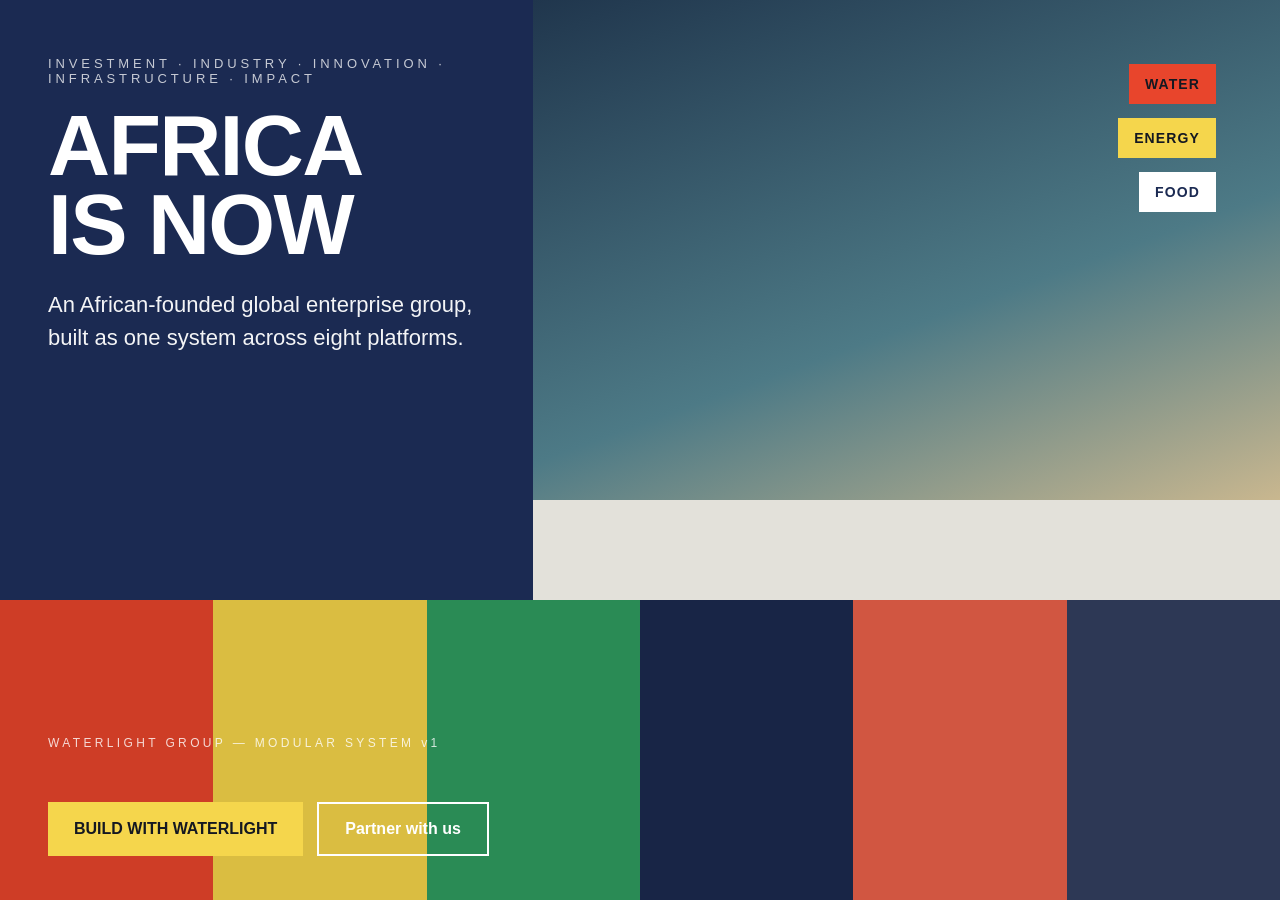
<file: .impeccable/mocks/decision/challenger-modular-identity.html>
<!doctype html>
<html lang="en">
<head>
<meta charset="utf-8">
<meta name="viewport" content="width=device-width, initial-scale=1">
<title>Waterlight — The Modular Identity</title>
<style>
  :root{--blue:#1b2a52;--red:#e8452c;--yellow:#f5d64c;--green:#2f9e63;--grey:#e3e1da;--ink:#141821}
  *{box-sizing:border-box;margin:0;padding:0}
  html,body{width:1440px;height:900px;overflow:hidden}
  body{background:var(--grey);color:var(--ink);font-family:"Helvetica Neue",Arial,sans-serif}
  .grid{position:absolute;inset:0;display:grid;grid-template-columns:repeat(12,1fr);grid-template-rows:repeat(9,1fr)}
  .cell{grid-column:1/6;grid-row:1/7;background:var(--blue);color:#fff;padding:56px 48px}
  .cell .kicker{font-size:13px;letter-spacing:.3em;opacity:.75;margin-bottom:20px}
  .cell h1{font-size:86px;line-height:.92;font-weight:800;letter-spacing:-.02em}
  .cell p{margin-top:24px;font-size:22px;line-height:1.5;max-width:440px;opacity:.95}
  .photo{grid-column:6/13;grid-row:1/6;position:relative;overflow:hidden;background:#5a6572}
  .photo .sea{position:absolute;inset:0;background:linear-gradient(160deg,#20364d,#4d7a86 60%,#c9b78f)}
  .bars{grid-column:1/13;grid-row:7/10;display:flex}
  .bar{flex:1;position:relative;mix-blend-mode:multiply}
  .b1{background:var(--red)}.b2{background:var(--yellow)}.b3{background:var(--green)}.b4{background:var(--blue)}
  .b5{background:var(--red);opacity:.85}.b6{background:var(--blue);opacity:.9}
  .floating{position:absolute;top:64px;right:64px;display:flex;flex-direction:column;gap:14px;align-items:flex-end;z-index:4}
  .chip{padding:12px 16px;font-weight:700;font-size:14px;letter-spacing:.08em;color:#141821}
  .c-r{background:var(--red)}.c-y{background:var(--yellow)}.c-bl{background:#fff;color:var(--blue)}
  .cta{position:absolute;left:48px;bottom:44px;z-index:5;display:flex;gap:14px}
  .cta .a{background:var(--yellow);color:#141821;font-weight:800;padding:18px 26px;font-size:16px}
  .cta .b2b{border:2px solid #fff;color:#fff;padding:16px 26px;font-size:16px;font-weight:600}
  .title{position:absolute;left:48px;bottom:150px;z-index:5;color:#fff;font-size:12px;letter-spacing:.28em;opacity:.8}
</style>
</head>
<body>
  <div class="grid">
    <div class="cell">
      <div class="kicker">INVESTMENT · INDUSTRY · INNOVATION · INFRASTRUCTURE · IMPACT</div>
      <h1>AFRICA<br>IS NOW</h1>
      <p>An African-founded global enterprise group, built as one system across eight platforms.</p>
    </div>
    <div class="photo"><div class="sea"></div></div>
    <div class="bars">
      <div class="bar b1"></div><div class="bar b2"></div><div class="bar b3"></div>
      <div class="bar b4"></div><div class="bar b5"></div><div class="bar b6"></div>
    </div>
  </div>
  <div class="floating">
    <div class="chip c-r">WATER</div>
    <div class="chip c-y">ENERGY</div>
    <div class="chip c-bl">FOOD</div>
  </div>
  <div class="title">WATERLIGHT GROUP — MODULAR SYSTEM v1</div>
  <div class="cta">
    <span class="a">BUILD WITH WATERLIGHT</span>
    <span class="b2b">Partner with us</span>
  </div>
</body>
</html>
</file>
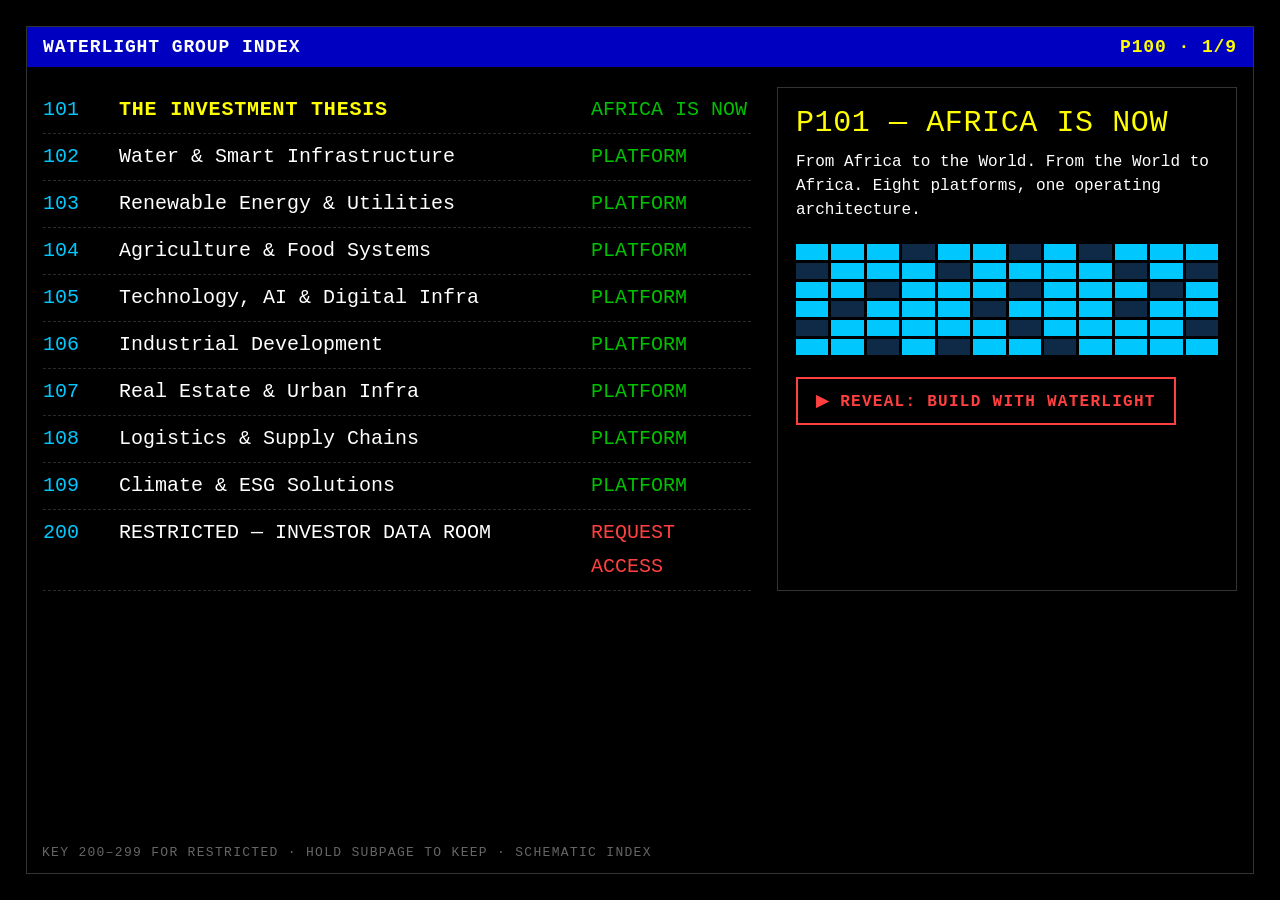
<file: .impeccable/mocks/decision/challenger-teletext.html>
<!doctype html>
<html lang="en">
<head>
<meta charset="utf-8">
<meta name="viewport" content="width=device-width, initial-scale=1">
<title>Waterlight — The Index Terminal</title>
<style>
  :root{--bg:#000000;--white:#ffffff;--yellow:#ffff00;--cyan:#00c8ff;--green:#00c000;--red:#ff4040}
  *{box-sizing:border-box;margin:0;padding:0}
  html,body{width:1440px;height:900px;overflow:hidden}
  body{background:var(--bg);color:var(--white);font-family:"Courier New",monospace}
  .wrap{position:absolute;inset:26px;border:1px solid #333}
  .bar{display:flex;justify-content:space-between;background:#0000c0;color:#fff;padding:10px 16px;font-size:18px;font-weight:700;letter-spacing:.05em}
  .bar .pg{color:var(--yellow)}
  .body{padding:20px 16px;display:grid;grid-template-columns:1fr 460px;gap:26px}
  .idx{font-size:20px;line-height:1.7}
  .idx .row{display:grid;grid-template-columns:64px 1fr 160px;gap:12px;padding:6px 0;border-bottom:1px dashed #2a2a2a}
  .idx .num{color:var(--cyan)}
  .idx .h{color:var(--yellow);font-weight:700;letter-spacing:.04em}
  .idx .s{color:var(--green)}
  .idx .row.urgent .s{color:var(--red)}
  .hero{padding:18px;border:1px solid #333}
  .hero .big{color:var(--yellow);font-size:30px;fat-weight:700;letter-spacing:.02em;margin-bottom:10px}
  .hero .sub{font-size:16px;color:var(--white);line-height:1.5}
  .hero .blocks{margin-top:22px;display:grid;grid-template-columns:repeat(12,1fr);grid-template-rows:repeat(6,16px);gap:3px}
  .blocks i{background:var(--cyan);display:block}
  .blocks i.o{background:#0e2a47}
  .reveal{margin-top:22px;border:2px solid var(--red);color:var(--red);padding:12px 18px;font-size:16px;font-weight:700;letter-spacing:.08em;display:inline-block}
  .foot{position:absolute;left:42px;bottom:40px;font-size:13px;color:#666;letter-spacing:.1em}
</style>
</head>
<body>
  <div class="wrap">
    <div class="bar"><span>WATERLIGHT GROUP INDEX</span><span class="pg">P100 · 1/9</span></div>
    <div class="body">
      <div class="idx">
        <div class="row"><span class="num">101</span><span class="h">THE INVESTMENT THESIS</span><span class="s">AFRICA IS NOW</span></div>
        <div class="row"><span class="num">102</span><span>Water &amp; Smart Infrastructure</span><span class="s">PLATFORM</span></div>
        <div class="row"><span class="num">103</span><span>Renewable Energy &amp; Utilities</span><span class="s">PLATFORM</span></div>
        <div class="row"><span class="num">104</span><span>Agriculture &amp; Food Systems</span><span class="s">PLATFORM</span></div>
        <div class="row"><span class="num">105</span><span>Technology, AI &amp; Digital Infra</span><span class="s">PLATFORM</span></div>
        <div class="row"><span class="num">106</span><span>Industrial Development</span><span class="s">PLATFORM</span></div>
        <div class="row"><span class="num">107</span><span>Real Estate &amp; Urban Infra</span><span class="s">PLATFORM</span></div>
        <div class="row"><span class="num">108</span><span>Logistics &amp; Supply Chains</span><span class="s">PLATFORM</span></div>
        <div class="row"><span class="num">109</span><span>Climate &amp; ESG Solutions</span><span class="s">PLATFORM</span></div>
        <div class="row urgent"><span class="num">200</span><span>RESTRICTED — INVESTOR DATA ROOM</span><span class="s">REQUEST ACCESS</span></div>
      </div>
      <div class="hero">
        <div class="big">P101 — AFRICA IS NOW</div>
        <div class="sub">From Africa to the World. From the World to Africa. Eight platforms, one operating architecture.</div>
        <div class="blocks">
          <i></i><i></i><i></i><i class="o"></i><i></i><i></i><i class="o"></i><i></i><i class="o"></i><i></i><i></i><i></i>
          <i class="o"></i><i></i><i></i><i></i><i class="o"></i><i></i><i></i><i></i><i></i><i class="o"></i><i></i><i class="o"></i>
          <i></i><i></i><i class="o"></i><i></i><i></i><i></i><i class="o"></i><i></i><i></i><i></i><i class="o"></i><i></i>
          <i></i><i class="o"></i><i></i><i></i><i></i><i class="o"></i><i></i><i></i><i></i><i class="o"></i><i></i><i></i>
          <i class="o"></i><i></i><i></i><i></i><i></i><i></i><i class="o"></i><i></i><i></i><i></i><i></i><i class="o"></i>
          <i></i><i></i><i class="o"></i><i></i><i class="o"></i><i></i><i></i><i class="o"></i><i></i><i></i><i></i><i></i>
        </div>
        <div class="reveal">▶ REVEAL: BUILD WITH WATERLIGHT</div>
      </div>
    </div>
  </div>
  <div class="foot">KEY 200–299 FOR RESTRICTED · HOLD SUBPAGE TO KEEP · SCHEMATIC INDEX</div>
</body>
</html>
</file>
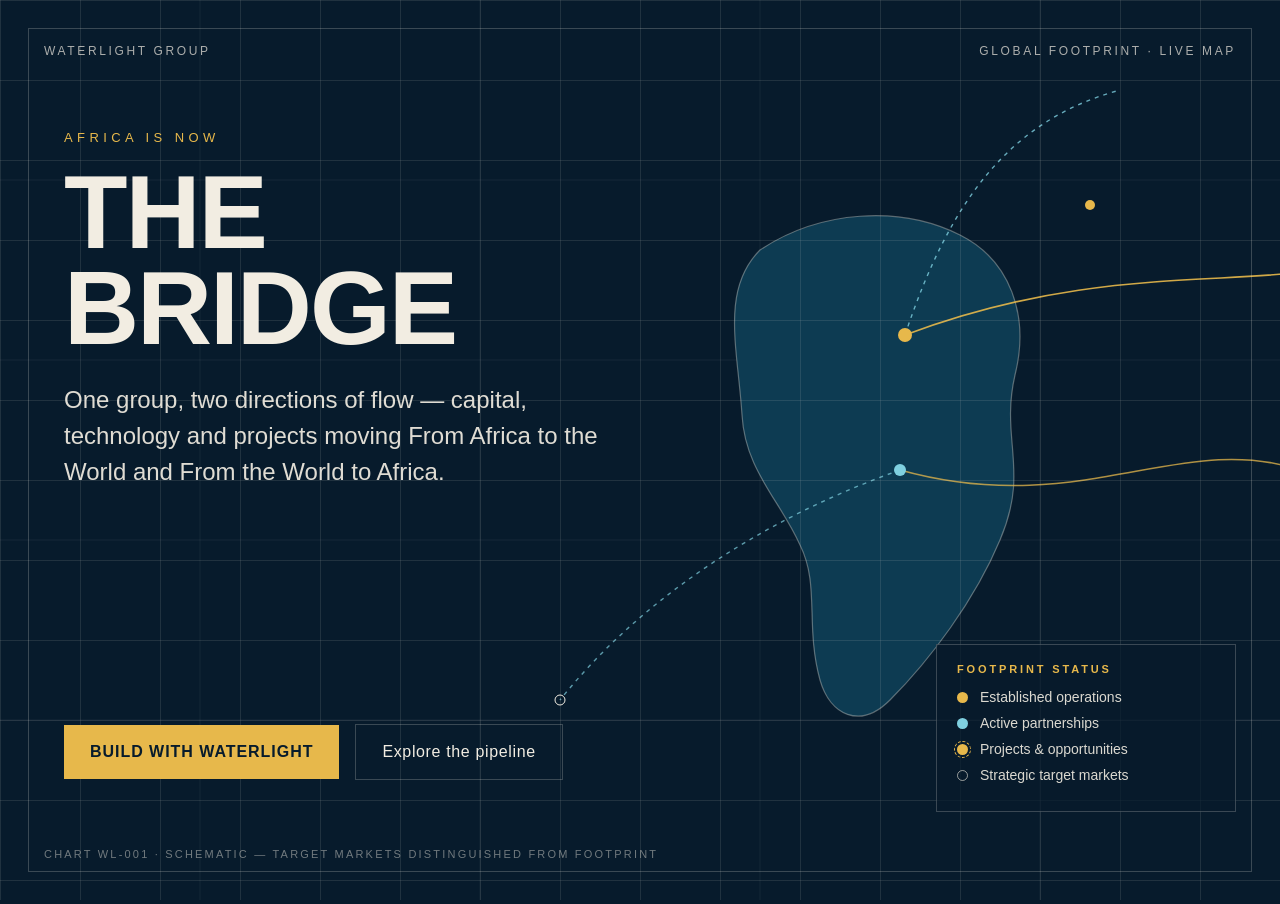
<file: .impeccable/mocks/decision/model-pick.html>
<!doctype html>
<html lang="en">
<head>
<meta charset="utf-8">
<meta name="viewport" content="width=device-width, initial-scale=1">
<title>Waterlight — The Bridge Chart</title>
<style>
  :root{--deep:#071b2c;--sea:#0d3b52;--amber:#e7b84b;--bone:#f2ede2;--line:rgba(242,237,226,.22)}
  *{box-sizing:border-box;margin:0;padding:0}
  html,body{width:1440px;height:900px;overflow:hidden}
  body{background:var(--deep);color:var(--bone);font-family:"Helvetica Neue",Arial,sans-serif}
  .graticule{position:absolute;inset:0;opacity:.5;
    background-image:linear-gradient(var(--line) 1px,transparent 1px),linear-gradient(90deg,var(--line) 1px,transparent 1px);
    background-size:80px 80px}
  .frame{position:absolute;inset:28px;border:1px solid var(--line)}
  .topbar{position:absolute;top:44px;left:44px;right:44px;display:flex;justify-content:space-between;font-size:12px;letter-spacing:.22em;color:rgba(242,237,226,.7)}
  .head{position:absolute;left:64px;top:130px;width:620px;z-index:3}
  .head .kicker{font-size:13px;letter-spacing:.34em;color:var(--amber);margin-bottom:20px}
  .head h1{font-size:104px;line-height:.92;font-weight:800;letter-spacing:-.02em}
  .head p{margin-top:26px;font-size:24px;line-height:1.5;max-width:560px;color:rgba(242,237,226,.92)}
  .cta{position:absolute;left:64px;bottom:120px;display:flex;gap:16px;align-items:center;z-index:3}
  .btn{background:var(--amber);color:#071b2c;font-weight:800;letter-spacing:.06em;font-size:16px;padding:18px 26px}
  .ghost{border:1px solid var(--line);color:var(--bone);font-size:16px;padding:18px 26px;letter-spacing:.04em}
  .legend{position:absolute;right:44px;bottom:88px;width:300px;z-index:3;
    border:1px solid var(--line);background:rgba(7,27,44,.72);padding:18px 20px}
  .legend h4{font-size:11px;letter-spacing:.26em;color:var(--amber);margin-bottom:14px}
  .legend .l{display:flex;align-items:center;gap:12px;font-size:14px;margin:10px 0;color:rgba(242,237,226,.9)}
  .dot{width:11px;height:11px;border-radius:50%}
  .d1{background:var(--amber)}.d2{background:#7fd0e0}.d3{background:#e7b84b;outline:1px dashed var(--amber);outline-offset:2px}.d4{background:transparent;border:1px solid rgba(242,237,226,.6)}
  .map{position:absolute;inset:0}
  .footer{position:absolute;left:44px;bottom:40px;font-size:11px;letter-spacing:.2em;color:rgba(242,237,226,.45)}
</style>
</head>
<body>
  <div class="map">
    <svg viewBox="0 0 1440 900" width="1440" height="900" preserveAspectRatio="none">
      <rect width="1440" height="900" fill="#071b2c"/>
      <g stroke="rgba(242,237,226,.06)" stroke-width="1">
        <path d="M0 180 H1440 M0 360 H1440 M0 540 H1440 M0 720 H1440"/>
        <path d="M200 0 V900 M480 0 V900 M760 0 V900 M1040 0 V900 M1300 0 V900"/>
      </g>
      <!-- simplified Africa mass, right-of-centre -->
      <path d="M760 250 C820 210 900 205 960 235 C1010 260 1030 315 1015 375 C1000 440 1030 470 1000 540 C975 600 930 660 890 700 C860 730 830 715 820 680 C805 625 820 585 800 545 C780 500 745 470 742 415 C738 350 720 290 760 250 Z"
            fill="#0d3b52" stroke="rgba(242,237,226,.35)" stroke-width="1.2"/>
      <!-- route arcs -->
      <g fill="none" stroke="#e7b84b" stroke-width="1.6">
        <path d="M905 335 C1130 250 1290 300 1380 250" opacity=".9"/>
        <path d="M900 470 C1080 520 1180 430 1300 470" opacity=".75"/>
      </g>
      <g fill="none" stroke="#7fd0e0" stroke-width="1.4" stroke-dasharray="4 5">
        <path d="M905 335 C950 200 1010 120 1120 90" opacity=".8"/>
        <path d="M900 470 C760 520 640 600 560 700" opacity=".7"/>
      </g>
      <!-- nodes -->
      <g>
        <circle cx="905" cy="335" r="7" fill="#e7b84b"/>
        <circle cx="900" cy="470" r="6" fill="#7fd0e0"/>
        <circle cx="1090" cy="205" r="5" fill="#e7b84b"/>
        <circle cx="1290" cy="300" r="5" fill="#e7b84b"/>
        <circle cx="1380" cy="250" r="5" fill="none" stroke="#f2ede2"/>
        <circle cx="560" cy="700" r="5" fill="none" stroke="#f2ede2"/>
      </g>
    </svg>
  </div>
  <div class="graticule"></div>
  <div class="frame"></div>

  <div class="topbar"><span>WATERLIGHT GROUP</span><span>GLOBAL FOOTPRINT · LIVE MAP</span></div>

  <div class="head">
    <div class="kicker">AFRICA IS NOW</div>
    <h1>THE<br>BRIDGE</h1>
    <p>One group, two directions of flow — capital, technology and projects moving From Africa to the World and From the World to Africa.</p>
  </div>

  <div class="cta">
    <span class="btn">BUILD WITH WATERLIGHT</span>
    <span class="ghost">Explore the pipeline</span>
  </div>

  <div class="legend">
    <h4>FOOTPRINT STATUS</h4>
    <div class="l"><span class="dot d1"></span> Established operations</div>
    <div class="l"><span class="dot d2"></span> Active partnerships</div>
    <div class="l"><span class="dot d3"></span> Projects &amp; opportunities</div>
    <div class="l"><span class="dot d4"></span> Strategic target markets</div>
  </div>
  <div class="footer">CHART WL-001 · SCHEMATIC — TARGET MARKETS DISTINGUISHED FROM FOOTPRINT</div>
</body>
</html>
</file>
<file: assets/css/main.css>
﻿/* ==========================================================================
   Waterlight Group â€” The Bridge Chart
   Direction: the group rendered as a working navigation chart.
   ========================================================================== */

/* --- Type: self-hosted ------------------------------------------------- */
@font-face{
  font-family:"Archivo"; font-style:normal; font-weight:100 900; font-display:swap;
  src:url("../fonts/archivo-var.woff2") format("woff2");
}
@font-face{
  font-family:"Spline Sans Mono"; font-style:normal; font-weight:400 700; font-display:swap;
  src:url("../fonts/spline-mono-var.woff2") format("woff2");
}
@font-face{
  font-family:"Spectral"; font-style:normal; font-weight:400; font-display:swap;
  src:url("../fonts/spectral-400.woff2") format("woff2");
}
@font-face{
  font-family:"Spectral"; font-style:normal; font-weight:500; font-display:swap;
  src:url("../fonts/spectral-500.woff2") format("woff2");
}
@font-face{
  font-family:"Spectral"; font-style:normal; font-weight:600; font-display:swap;
  src:url("../fonts/spectral-600.woff2") format("woff2");
}

/* --- Tokens ------------------------------------------------------------ */
:root{
  --abyss:#021119;
  --ocean:#051f2b;
  --deep:#082f3e;
  --sea:#0e5a6b;
  --shoal:#1a8397;
  --shoal-text:#5fc2d6;

  --bone:#f0ebdf;
  --bone-2:rgba(240,235,223,.82);
  --bone-3:rgba(240,235,223,.7);

  --line:rgba(240,235,223,.15);
  --line-2:rgba(240,235,223,.3);

  --amber:#e8b23c;
  --cyan:#69cddd;
  --coral:#e0674c;

  --sans:"Archivo",system-ui,-apple-system,Segoe UI,sans-serif;
  --mono:"Spline Sans Mono",ui-monospace,"SFMono-Regular",Menlo,monospace;
  --serif:"Spectral",Georgia,serif;

  --wrap:1240px;
  --gutter:clamp(20px,5vw,64px);
  --rule:1px solid var(--line);
}

/* --- Reset ------------------------------------------------------------- */
*,*::before,*::after{box-sizing:border-box}
html{-webkit-text-size-adjust:100%}
body,h1,h2,h3,p,ul,ol,dl,dd,figure{margin:0;padding:0}
ul,ol{list-style:none}
img,svg{display:block;max-width:100%}
button,input,textarea,select{font:inherit;color:inherit}
a{color:inherit;text-decoration:none}

html{scroll-behavior:smooth}
body{
  background:var(--ocean);
  color:var(--bone);
  font-family:var(--sans);
  font-size:clamp(16px,1.05vw,17px);
  line-height:1.6;
  font-weight:400;
  -webkit-font-smoothing:antialiased;
  overflow-x:hidden;
}
@media (prefers-reduced-motion:no-preference){ html{scroll-behavior:smooth} }
@media (prefers-reduced-motion:reduce){ html{scroll-behavior:auto} }

/* --- Browser surfaces -------------------------------------------------- */
::selection{background:var(--amber);color:var(--abyss)}
:root{ caret-color:var(--amber); }
*:focus-visible{outline:2px solid var(--amber);outline-offset:3px;border-radius:2px}
@supports (scrollbar-color:red blue){
  html{scrollbar-color:var(--sea) var(--abyss)}
}
::-webkit-scrollbar{width:12px;height:12px}
::-webkit-scrollbar-track{background:var(--abyss)}
::-webkit-scrollbar-thumb{background:var(--sea);border:3px solid var(--abyss);border-radius:8px}

.mono{font-family:var(--mono);font-size:.72rem;letter-spacing:.14em;text-transform:uppercase;font-weight:500}
.fine{font-family:var(--sans);font-size:.82rem;letter-spacing:.01em;line-height:1.7;color:var(--bone-3)}
.sr-only{position:absolute;width:1px;height:1px;padding:0;margin:-1px;overflow:hidden;clip:rect(0 0 0 0);white-space:nowrap;border:0}

.skip{
  position:fixed;left:12px;top:-60px;z-index:100;
  background:var(--amber);color:var(--abyss);padding:10px 16px;font-weight:700;
  transition:top .18s ease;
}
.skip:focus{top:12px}

.wrap{max-width:var(--wrap);margin-inline:auto;padding-inline:0}

/* --- Buttons ----------------------------------------------------------- */
.btn{
  display:inline-flex;align-items:center;gap:.55em;
  padding:.95em 1.5em;
  font-family:var(--sans);font-weight:600;font-size:.92rem;letter-spacing:.02em;
  border:1px solid transparent;border-radius:0;
  cursor:pointer;
  transition:background .2s ease,color .2s ease,border-color .2s ease,transform .2s ease;
}
.btn-primary{background:var(--amber);color:var(--abyss)}
.btn-primary:hover{background:#f4c257;transform:translateY(-1px)}
.btn-primary:active{transform:none}
.btn-ghost{border-color:var(--line-2);color:var(--bone)}
.btn-ghost:hover{border-color:var(--bone);background:rgba(240,235,223,.05)}

/* ==========================================================================
   Header
   ========================================================================== */
.site-header{
  position:fixed;inset:0 0 auto 0;z-index:50;
  display:flex;align-items:center;gap:1.4rem;
  padding:1.1rem var(--gutter);
  background:linear-gradient(180deg,rgba(2,17,25,.85),rgba(2,17,25,0));
  border-bottom:1px solid transparent;
  transition:background .3s ease,border-color .3s ease;
}
.site-header.is-stuck{
  background:var(--abyss);
  border-bottom-color:var(--line);
}
.brand{display:flex;align-items:center;gap:.7rem;margin-right:auto}
.mark{width:34px;height:34px;color:var(--amber);flex:none}
.brand-name{font-weight:800;font-size:1.05rem;letter-spacing:.01em}
.brand-name em{font-style:normal;font-weight:400;color:var(--bone-3);margin-left:.18em}

.site-nav{display:flex;gap:1.5rem}
.site-nav a{
  font-size:.85rem;color:var(--bone-2);position:relative;padding:.2em 0;
  transition:color .18s ease;
}
.site-nav a::after{
  content:"";position:absolute;left:0;right:100%;bottom:-2px;height:1px;background:var(--amber);
  transition:right .22s ease;
}
.site-nav a:hover{color:var(--bone)}
.site-nav a:hover::after{right:0}

.header-cta{font-size:.82rem;padding:.7em 1.15em}

.nav-toggle{
  display:none;width:44px;height:44px;background:none;border:1px solid var(--line-2);
  cursor:pointer;position:relative;
}
.nav-toggle span{position:absolute;left:12px;right:12px;height:1.5px;background:var(--bone)}
.nav-toggle span:first-child{top:17px}
.nav-toggle span:nth-child(2){bottom:17px}

/* ==========================================================================
   Hero â€” the live bridge chart
   ========================================================================== */
.hero{
  position:relative;
  display:grid;
  min-height:100svh;
  padding:clamp(120px,18vh,180px) var(--gutter) clamp(28px,5vh,52px);
  align-content:end;
  isolation:isolate;
  border-bottom:var(--rule);
  overflow:hidden;
}
.chart{position:absolute;inset:0;z-index:0}
.chart-svg{width:100%;height:100%}

.graticule path{stroke:var(--line);stroke-width:1;fill:none;opacity:.55}
.coords text{fill:#9db0b4;font-family:var(--mono);font-size:13px;letter-spacing:.12em}
.isobaths path{stroke:var(--sea);stroke-width:1.2;fill:none;opacity:.5}
.land{fill:var(--deep);stroke:var(--line-2);stroke-width:1.2}

.node circle:first-child{fill:var(--bone)}
.node .ring{fill:none;stroke:var(--bone);stroke-width:1;opacity:.4}
.node[data-status="established"] circle:first-child{fill:var(--amber)}
.node[data-status="established"] .ring{stroke:var(--amber);opacity:.7}
.node[data-status="active"] circle:first-child{fill:var(--cyan)}
.node[data-status="active"] .ring{stroke:var(--cyan);opacity:.7}
.node[data-status="project"] circle:first-child{fill:none;stroke:var(--amber);stroke-width:2}
.node[data-status="project"] .ring{stroke:var(--amber);opacity:.5;stroke-dasharray:2 3}
.node[data-status="target"] circle:first-child{fill:none;stroke:var(--bone);stroke-width:1.5}
.node[data-status="target"] .ring{stroke:var(--bone);opacity:.35;stroke-dasharray:2 4}

.route{stroke-width:1.6;opacity:.85}
.route.out{stroke:var(--amber)}
.route.in{stroke:var(--cyan);stroke-dasharray:5 6}
.ports rect{fill:var(--bone)}

.chart.dim .node,.chart.dim .route{opacity:.14}
.chart .node.is-on circle,.chart .route.is-on{opacity:1}
.chart .node.is-on .ring{animation:ping 2.6s ease-out infinite}
@keyframes ping{
  0%{transform:scale(.7);opacity:.8}
  70%{transform:scale(1.9);opacity:0}
  100%{opacity:0}
}
.node .ring{transform-box:fill-box;transform-origin:center}

.hero-copy{position:relative;z-index:2;max-width:680px}
.display{
  font-family:var(--sans);
  font-weight:800;
  font-size:clamp(3.4rem,9vw,7.4rem);
  line-height:.92;
  letter-spacing:-.035em;
  text-transform:none;
}
.hero-bridge{
  font-family:var(--serif);
  font-size:clamp(1.15rem,2.2vw,1.6rem);
  line-height:1.35;
  color:var(--bone);
  margin-top:1.2rem;
  max-width:24ch;
}
.hero-lede{
  margin-top:1.4rem;
  max-width:56ch;
  color:var(--bone-2);
  font-size:1.02rem;
}
.hero-actions{display:flex;flex-wrap:wrap;gap:.8rem;margin-top:2rem}

/* chart apparatus */
.chart-apparatus{
  position:absolute;left:var(--gutter);bottom:clamp(28px,5vh,52px);z-index:2;
  display:flex;flex-direction:column;gap:.5rem;color:var(--bone-3);
}
.scalebar{display:flex;align-items:center;gap:6px}
.scalebar i{width:26px;height:6px;border:1px solid var(--bone-3);border-top:none}
.scalebar i:nth-child(odd){background:var(--bone-3)}
.scalebar span{margin-left:.4rem}
.north{
  position:absolute;right:var(--gutter);top:clamp(96px,16vh,150px);z-index:2;
  display:flex;flex-direction:column;align-items:center;gap:.4rem;color:var(--bone-2);
}
.north svg{width:26px;height:40px;fill:var(--bone-2)}

.legend{
  position:absolute;right:var(--gutter);bottom:clamp(28px,5vh,52px);z-index:2;
  width:270px;padding:1.1rem 1.2rem;
  border:var(--rule);
  background:var(--abyss);
  display:flex;flex-direction:column;gap:.15rem;
}
.legend-title{color:var(--bone-3);margin-bottom:.7rem}
.legend-key{
  display:flex;align-items:center;gap:.7rem;width:100%;
  padding:.5rem .3rem;background:none;border:none;border-top:var(--rule);
  color:var(--bone-2);font-size:.9rem;text-align:left;cursor:pointer;
  transition:color .18s ease,background .18s ease;
}
.legend-key:hover{color:var(--bone);background:rgba(240,235,223,.04)}
.legend-key[aria-pressed="true"]{color:var(--bone)}
.legend-key[aria-pressed="true"] .key{box-shadow:0 0 0 3px rgba(232,178,60,.25)}

.key{width:14px;height:14px;flex:none;border-radius:50%;display:inline-block}
.key-established{background:var(--amber)}
.key-active{background:var(--cyan)}
.key-project{background:none;border:2px solid var(--amber)}
.key-target{background:none;border:1.5px solid var(--bone)}

/* ==========================================================================
   Section shell
   ========================================================================== */
section{position:relative}
.section-title{
  font-weight:800;
  font-size:clamp(1.9rem,4vw,3.1rem);
  line-height:1.02;
  letter-spacing:-.03em;
  max-width:20ch;
}
.section-lede{
  margin-top:1.2rem;
  max-width:62ch;
  color:var(--bone-2);
}
.flow,.platforms,.footprint,.build{padding:clamp(64px,10vh,120px) clamp(20px,5vw,64px);border-bottom:var(--rule)}
.pipeline{padding:96px 5vw;border-bottom:var(--rule);background:var(--abyss)}
.restricted{padding:96px 5vw;border-bottom:var(--rule);background:var(--deep)}

/* --- Flow: two directions --------------------------------------------- */
.flow-grid{
  margin-top:clamp(40px,6vh,64px);
  display:grid;grid-template-columns:1fr auto 1fr;gap:clamp(24px,4vw,56px);
  align-items:stretch;
}
.flow-col{border-top:2px solid var(--amber);padding-top:1.6rem}
.flow-grid .flow-col:last-child{border-top-color:var(--cyan)}
.flow-head{font-size:1.35rem;font-weight:700;display:flex;gap:.7rem;align-items:baseline;letter-spacing:-.01em}
.flow-head .dir{width:1.05em;height:1.05em;flex:none;color:var(--amber);align-self:center}
.flow-grid .flow-col:last-child .dir{color:var(--cyan)}
.flow-list{margin-top:1.3rem;display:flex;flex-direction:column;gap:.9rem}
.flow-list li{color:var(--bone-2);padding-left:1.1rem;position:relative;max-width:38ch}
.flow-list li::before{content:"";position:absolute;left:0;top:.62em;width:8px;height:1px;background:var(--bone-3)}
.flow-axis{
  display:flex;flex-direction:column;align-items:center;gap:.8rem;
  color:var(--bone-3);padding-top:1.6rem;
}
.flow-axis svg{flex:1;stroke:var(--line-2);stroke-width:1;width:40px}

/* --- Pipeline: lifecycle ---------------------------------------------- */
.pipeline-body{margin-top:clamp(40px,6vh,64px);position:relative}
.stages{display:grid;grid-template-columns:repeat(6,1fr);gap:0;border-top:var(--rule)}
.stages button{
  width:100%;background:none;border:none;cursor:pointer;text-align:left;
  padding:1.1rem .6rem;color:var(--bone-3);display:flex;flex-direction:column;gap:.5rem;
  border-right:var(--rule);transition:color .2s ease,background .2s ease;
}
.stages li:last-child button{border-right:none}
.stages button .mono{letter-spacing:.1em}
.stages button span:last-child{font-weight:700;font-size:1.05rem;letter-spacing:-.01em}
.stages button:hover{color:var(--bone);background:rgba(240,235,223,.03)}
.stages button[aria-selected="true"]{color:var(--amber);background:rgba(232,178,60,.06)}
.stage-track{height:1px;background:var(--line);position:relative;margin-top:-1px}
.stage-cursor{position:absolute;top:-2px;left:0;width:16.6%;height:5px;background:var(--amber);transition:left .35s cubic-bezier(.2,.8,.2,1)}
.stage-panel{
  margin-top:clamp(28px,4vh,44px);
  display:grid;grid-template-columns:1fr 1fr;gap:clamp(24px,4vw,64px);
  border-top:2px solid var(--amber);padding-top:clamp(20px,3vw,40px);
}
.stage-index{color:var(--bone-3)}
.stage-name{font-size:clamp(1.8rem,3.4vw,2.6rem);font-weight:800;letter-spacing:-.03em;margin-top:.4rem}
.stage-text{color:var(--bone-2);max-width:46ch;margin-top:.2rem}
.stage-meta{display:flex;flex-direction:column;gap:1.1rem;justify-content:center}
.stage-meta dt{color:var(--bone-3)}
.stage-meta dd{margin-top:.3rem;font-weight:600}
.lifecycle-note{margin-top:clamp(32px,5vh,52px);color:var(--bone-3)}
.lifecycle-note .mono{margin-right:.8rem;color:var(--shoal-text)}

/* --- Platforms index --------------------------------------------------- */
.platforms .index-head,
.platform-row{
  display:grid;grid-template-columns:64px 1.5fr 2fr 110px;gap:clamp(12px,2vw,32px);
  align-items:baseline;
}
.index-head{margin-top:clamp(40px,6vh,64px);padding-bottom:.8rem;border-bottom:1px solid var(--line-2);color:var(--bone-3)}
.platform-index{margin-top:0}
.platform-row{padding:1.5rem 0;border-bottom:var(--rule);transition:background .2s ease}
.platform-row:hover{background:rgba(240,235,223,.025)}
.pref{color:var(--shoal-text)}
.pname{font-weight:700;font-size:1.28rem;letter-spacing:-.02em;line-height:1.2}
.pmandate{color:var(--bone-2);font-size:.98rem}
.psector{color:var(--bone-3);text-align:right}

.flagship{
  margin-top:clamp(48px,7vh,80px);
  display:grid;grid-template-columns:auto 1fr;gap:clamp(28px,4vw,56px);
  align-items:center;
  border:var(--rule);padding:clamp(28px,4vw,48px);
  background:linear-gradient(180deg,rgba(14,90,107,.14),rgba(2,17,25,0));
}
.flagship-mark{width:clamp(96px,12vw,140px);color:var(--cyan)}
.flagship-copy .flagship-head{display:flex;flex-wrap:wrap;align-items:baseline;gap:.9rem}
.tag{font-family:var(--sans);font-size:.72rem;font-weight:700;letter-spacing:.15em;text-transform:uppercase;color:var(--cyan);border:1px solid rgba(105,205,221,.45);padding:.34em .72em;border-radius:999px;white-space:nowrap}
.flagship-copy h3{font-size:clamp(1.5rem,2.6vw,2.1rem);font-weight:800;letter-spacing:-.025em;margin:0}
.flagship-copy p{color:var(--bone-2);max-width:56ch;margin-top:.7rem}
.wswis-chain{display:flex;flex-wrap:wrap;gap:.5rem;margin-top:1.4rem}
.wswis-chain li{border:var(--rule);padding:.45em .8em;color:var(--bone-2);border-radius:999px}

/* --- Footprint --------------------------------------------------------- */
.status-list{
  margin-top:clamp(40px,6vh,64px);
  display:grid;grid-template-columns:repeat(2,1fr);gap:0;
  border-top:var(--rule);
}
.status-item{
  padding:clamp(24px,3vw,40px) clamp(20px,3vw,40px);
  border-right:var(--rule);border-bottom:var(--rule);
  position:relative;
}
.status-item:nth-child(2n){border-right:none}
.status-item>h3{font-size:1.3rem;font-weight:700;letter-spacing:-.02em;margin-top:1rem}
.status-item>p{color:var(--bone-2);margin-top:.6rem;max-width:44ch}
.status-item .key{width:18px;height:18px}

/* --- Restricted -------------------------------------------------------- */
.restricted-wrap{display:grid;grid-template-columns:1.4fr .8fr;gap:clamp(28px,5vw,72px);align-items:center}
.restricted-copy .section-title{color:var(--bone)}
.restricted .btn{margin-top:2rem}
.seal{color:var(--amber);max-width:240px;justify-self:end;width:100%}

/* --- Build / route form ------------------------------------------------ */
.route-form{margin-top:clamp(40px,6vh,64px);max-width:920px}
.route-roles{border:none;margin:0;padding:0}
.route-roles legend{color:var(--bone-3);margin-bottom:1rem}
.role-grid{display:grid;grid-template-columns:repeat(4,1fr);border:var(--rule);border-right:none;border-bottom:none}
.role{position:relative;display:block;border-right:var(--rule);border-bottom:var(--rule)}
.role input{position:absolute;inset:0;opacity:0;cursor:pointer}
.role span{
  display:block;padding:1.05rem 1rem;font-size:.9rem;font-weight:600;color:var(--bone-2);
  transition:background .18s ease,color .18s ease;
}
.role:hover span{color:var(--bone);background:rgba(240,235,223,.04)}
.role input:checked + span{background:var(--amber);color:var(--abyss)}
.role input:focus-visible + span{outline:2px solid var(--amber);outline-offset:-2px}

.route-fields{margin-top:2rem;border-top:2px solid var(--amber);padding-top:clamp(20px,3vw,36px)}
.route-hint{color:var(--shoal-text);font-size:.94rem}
.field-grid{display:grid;grid-template-columns:1fr 1fr;gap:1.2rem;margin-top:1.4rem}
.field{display:flex;flex-direction:column;gap:.5rem}
.field span{font-size:.82rem;color:var(--bone-2);letter-spacing:.02em}
.field input,.field textarea{
  background:rgba(2,17,25,.6);border:1px solid var(--line-2);color:var(--bone);
  padding:.8em .9em;border-radius:0;width:100%;
  transition:border-color .18s ease,background .18s ease;
}
.field input::placeholder,.field textarea::placeholder{color:var(--bone-3)}
.field input:focus,.field textarea:focus{outline:none;border-color:var(--amber);background:rgba(2,17,25,.85)}
.field-wide{margin-top:1.2rem}
.field-grid+.route-specific{margin-top:1.2rem;display:grid;grid-template-columns:1fr 1fr;gap:1.2rem}
.field.invalid input,.field.invalid textarea{border-color:var(--coral)}
.field .err{color:var(--coral);font-size:.78rem}

.qfield{display:flex;flex-direction:column;gap:.5rem}
.qfield span{font-size:.82rem;color:var(--bone-2)}
.qfield select{background:rgba(2,17,25,.6);border:1px solid var(--line-2);color:var(--bone);padding:.8em .9em;border-radius:0}
.form-actions{display:flex;align-items:center;gap:1.2rem;margin-top:2rem;flex-wrap:wrap}
.form-status{color:var(--cyan);font-size:.9rem}
.form-status.ok{color:var(--amber)}
.route-footnote{color:var(--bone-3);margin-top:1.2rem}

/* ==========================================================================
   Footer
   ========================================================================== */
.site-footer{background:var(--abyss);padding:clamp(56px,8vh,96px) var(--gutter) 2.5rem}
.footer-grid{display:grid;grid-template-columns:1.6fr repeat(3,1fr);gap:clamp(28px,4vw,56px)}
.footer-brand .brand-name{font-size:1.25rem;font-weight:800}
.footer-tag{display:block;color:var(--shoal-text);margin-top:1rem;font-size:.78rem;font-weight:600;letter-spacing:.14em;text-transform:uppercase}
.footer-lede{color:var(--bone-3);margin-top:.5rem;max-width:34ch}
.footer-col{display:flex;flex-direction:column;gap:.7rem}
.footer-col h3{color:var(--bone-3);margin-bottom:.4rem}
.footer-col a{color:var(--bone-2);font-size:.92rem;transition:color .18s ease}
.footer-col a:hover{color:var(--amber)}
.footer-base{
  margin-top:clamp(40px,6vh,72px);padding-top:1.6rem;border-top:var(--rule);
  display:flex;justify-content:space-between;gap:1.5rem;flex-wrap:wrap;color:var(--bone-3);
}
.footer-base p{max-width:60ch;line-height:1.7}
.nonprofit-note{color:var(--bone-3);max-width:44ch}

/* ==========================================================================
   Reveal motion (progressive; visible by default)
   ========================================================================== */
.reveal{opacity:0;transform:translateY(18px);transition:opacity .7s cubic-bezier(.2,.8,.2,1),transform .7s cubic-bezier(.2,.8,.2,1)}
.reveal.in{opacity:1;transform:none}

/* ==========================================================================
   Responsive
   ========================================================================== */
@media (max-width:1080px){
  .flow-grid{grid-template-columns:1fr;gap:2.4rem}
  .flow-axis{flex-direction:row;padding-top:0;align-items:center}
  .flow-axis svg{height:1px;width:auto;flex:1}
  .stage-panel{grid-template-columns:1fr}
  .restricted-wrap{grid-template-columns:1fr}
  .seal{justify-self:start;max-width:180px}
}
@media (max-width:860px){
  .site-nav{display:none}
  .nav-toggle{display:block}
  .header-cta{display:none}
  .site-header.open{background:var(--abyss)}
  .site-header.open .site-nav{
    display:flex;flex-direction:column;gap:1.1rem;
    position:absolute;top:100%;left:0;right:0;
    background:var(--abyss);border-top:var(--rule);border-bottom:var(--rule);
    padding:1.5rem var(--gutter);
  }
  .site-header.open .site-nav a{font-size:1.1rem;color:var(--bone-2)}
  .site-header.open .nav-toggle span:first-child{transform:translateY(2px) rotate(45deg)}
  .site-header.open .nav-toggle span:nth-child(2){transform:translateY(-2px) rotate(-45deg)}
  .platforms .index-head{display:none}
  .platform-row{grid-template-columns:44px 1fr;row-gap:.5rem}
  .pmandate{grid-column:2/3}
  .psector{grid-column:2/3;text-align:left}
  .stages{grid-template-columns:repeat(3,1fr)}
  .stages button{border-bottom:var(--rule)}
  .stages li:nth-child(3n) button{border-right:none}
  .stage-cursor{display:none}
  .flagship{grid-template-columns:1fr}
  .role-grid{grid-template-columns:repeat(2,1fr)}
  .field-grid,.field-grid+.route-specific{grid-template-columns:1fr}
  .status-list{grid-template-columns:1fr}
  .status-item{border-right:none}
  .footer-grid{grid-template-columns:1fr 1fr}
}
@media (max-width:620px){
  .hero{min-height:auto;padding-top:132px;padding-bottom:40px;align-content:start}
  .hero-copy{max-width:none}
  .chart-svg .land,.chart-svg .isobaths,.chart-svg .graticule,.chart-svg .routes,.chart-svg .nodes{opacity:.45}
  .legend{position:static;width:auto;margin-top:2.4rem;background:var(--abyss)}
  .chart-apparatus{position:static;flex-direction:row;flex-wrap:wrap;gap:1rem;margin-top:1.6rem}
  .north{display:none}
  .stages{grid-template-columns:repeat(2,1fr)}
  .stages li:nth-child(3n) button{border-right:var(--rule)}
  .stages li:nth-child(2n) button{border-right:none}
  .role-grid{grid-template-columns:1fr}
  .footer-grid{grid-template-columns:1fr}
  .footer-base{flex-direction:column}
}

/* motion safety */
@media (prefers-reduced-motion:reduce){
  *{animation-duration:.001ms !important;animation-iteration-count:1 !important;transition-duration:.001ms !important}
  .reveal{opacity:1;transform:none}
}
</file>
